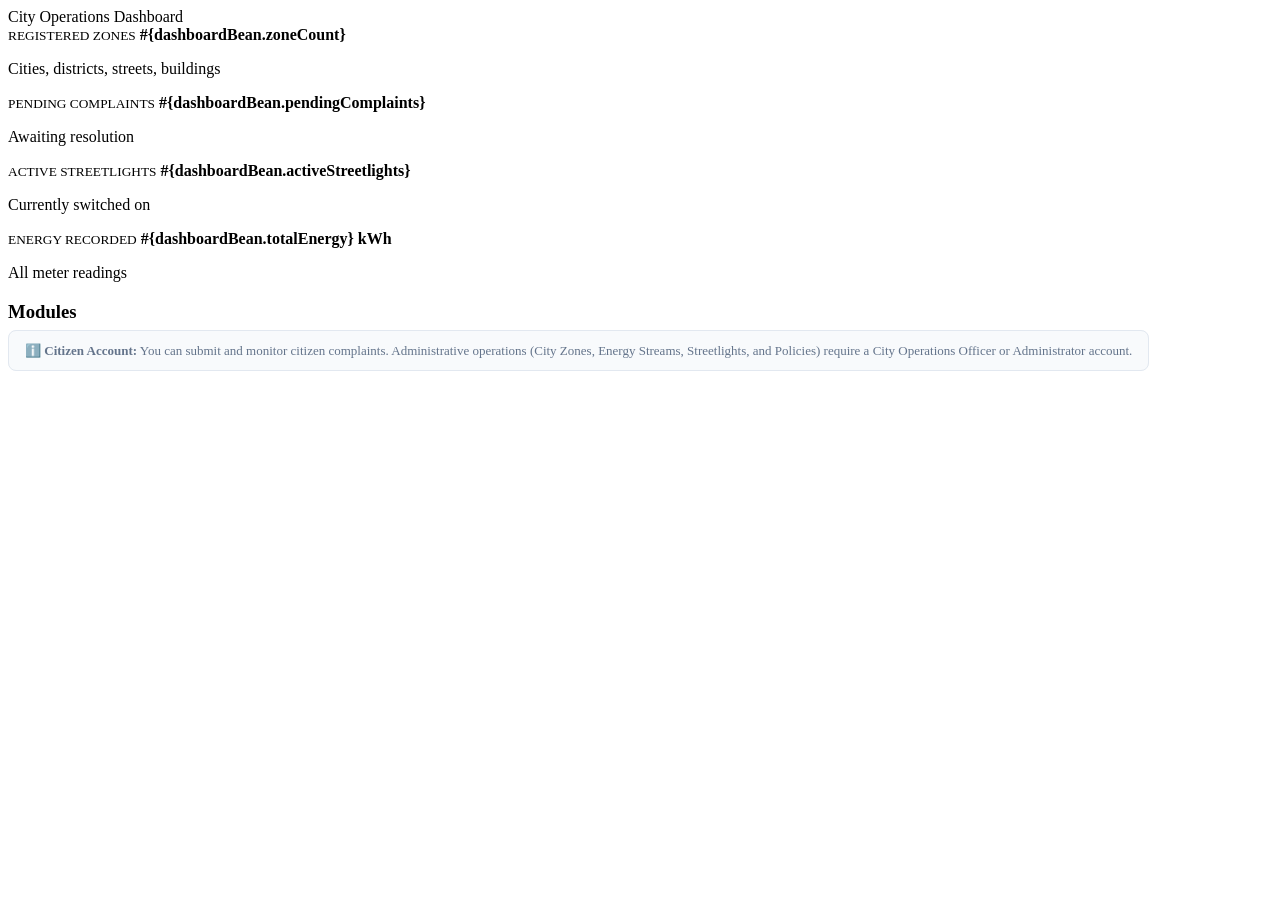
<file: smartcity-web/src/main/webapp/index.html>
<!DOCTYPE html>
<html>
<head>
    <meta charset="UTF-8"/>
    <meta http-equiv="refresh" content="0; url=dashboard.html"/>
    <title>SmartCity360</title>
</head>
<body>
    <p>Redirecting to <a href="dashboard.html">SmartCity360 Dashboard</a>...</p>
    <script>window.location.replace("dashboard.html");</script>
</body>
</html>
</file>
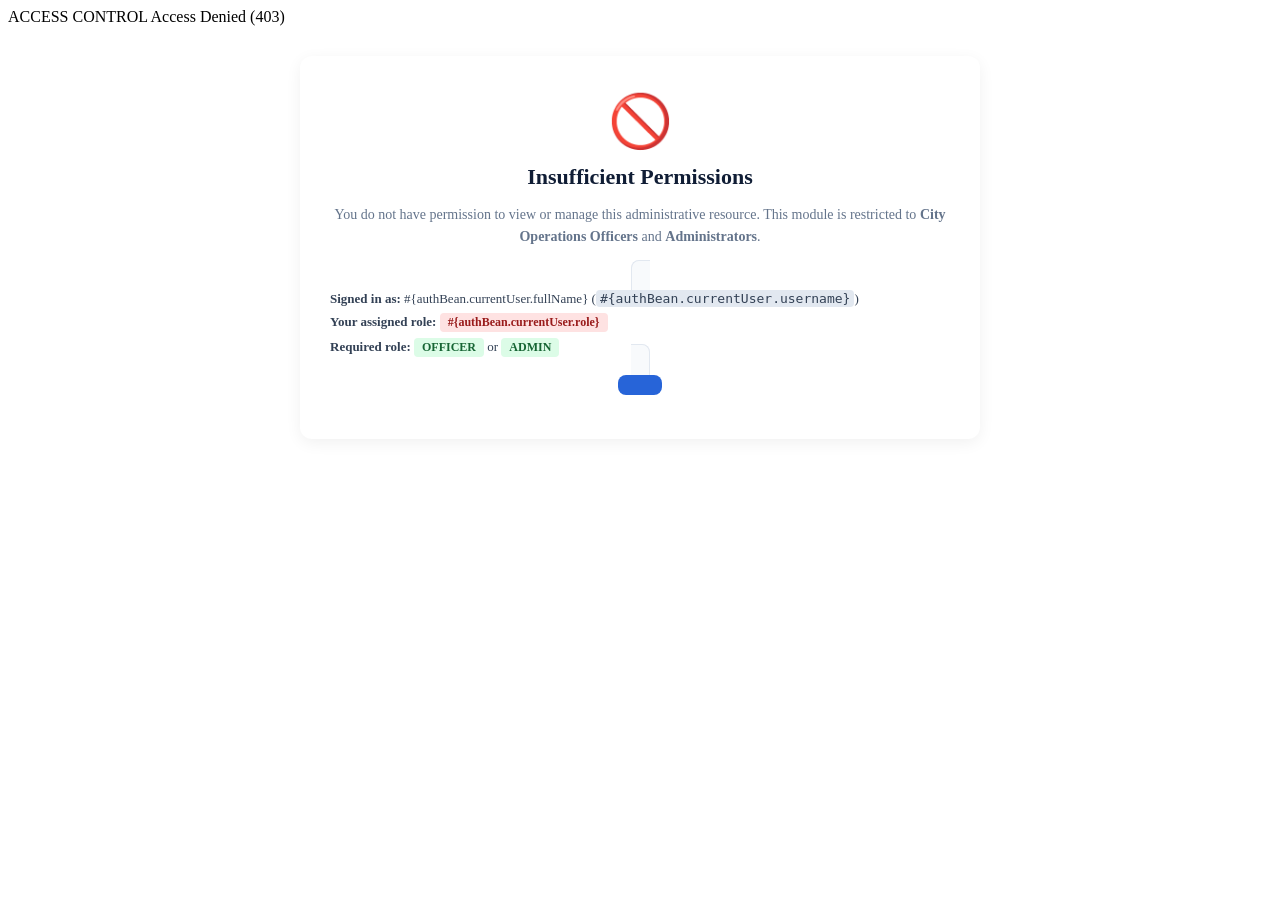
<file: smartcity-web/src/main/webapp/access-denied.html>
<!DOCTYPE html>
<html xmlns="http://www.w3.org/1999/xhtml"
      xmlns:h="jakarta.faces.html"
      xmlns:ui="jakarta.faces.facelets">
<ui:composition template="/WEB-INF/templates/layout.html">
    <ui:define name="eyebrow">ACCESS CONTROL</ui:define>
    <ui:define name="title">Access Denied (403)</ui:define>

    <ui:define name="content">
        <section class="panel" style="max-width: 620px; margin: 30px auto; text-align: center; padding: 40px 30px; background: #ffffff; border-radius: 12px; box-shadow: 0 4px 16px rgba(0,0,0,0.06);">
            <div style="font-size: 52px; line-height: 1; margin-bottom: 16px;">🚫</div>
            <h3 style="font-size: 22px; color: #101d35; margin-top: 0; margin-bottom: 10px;">Insufficient Permissions</h3>
            <p style="color: #64748b; font-size: 14px; line-height: 1.6; margin-bottom: 24px;">
                You do not have permission to view or manage this administrative resource.
                This module is restricted to <strong>City Operations Officers</strong> and <strong>Administrators</strong>.
            </p>

            <h:panelGroup rendered="#{authBean.loggedIn}" layout="block" style="background: #f8fafc; border: 1px solid #e2e8f0; border-radius: 8px; padding: 14px 18px; margin-bottom: 24px; text-align: left; font-size: 13px; color: #334155;">
                <div style="margin-bottom: 6px;">
                    <strong>Signed in as:</strong> #{authBean.currentUser.fullName} (<code style="background: #e2e8f0; padding: 1px 4px; border-radius: 4px;">#{authBean.currentUser.username}</code>)
                </div>
                <div style="margin-bottom: 6px;">
                    <strong>Your assigned role:</strong>
                    <span style="display: inline-block; padding: 2px 8px; background: #fee2e2; color: #991b1b; border-radius: 4px; font-weight: 600; font-size: 12px;">#{authBean.currentUser.role}</span>
                </div>
                <div>
                    <strong>Required role:</strong>
                    <span style="display: inline-block; padding: 2px 8px; background: #dcfce7; color: #166534; border-radius: 4px; font-weight: 600; font-size: 12px;">OFFICER</span> or
                    <span style="display: inline-block; padding: 2px 8px; background: #dcfce7; color: #166534; border-radius: 4px; font-weight: 600; font-size: 12px;">ADMIN</span>
                </div>
            </h:panelGroup>

            <div>
                <h:link outcome="dashboard" value="Return to Dashboard"
                        style="display: inline-block; padding: 10px 22px; background: #2764d8; color: #fff; text-decoration: none; border-radius: 8px; font-weight: 600; font-size: 14px;"/>
            </div>
        </section>
    </ui:define>
</ui:composition>
</html>
</file>
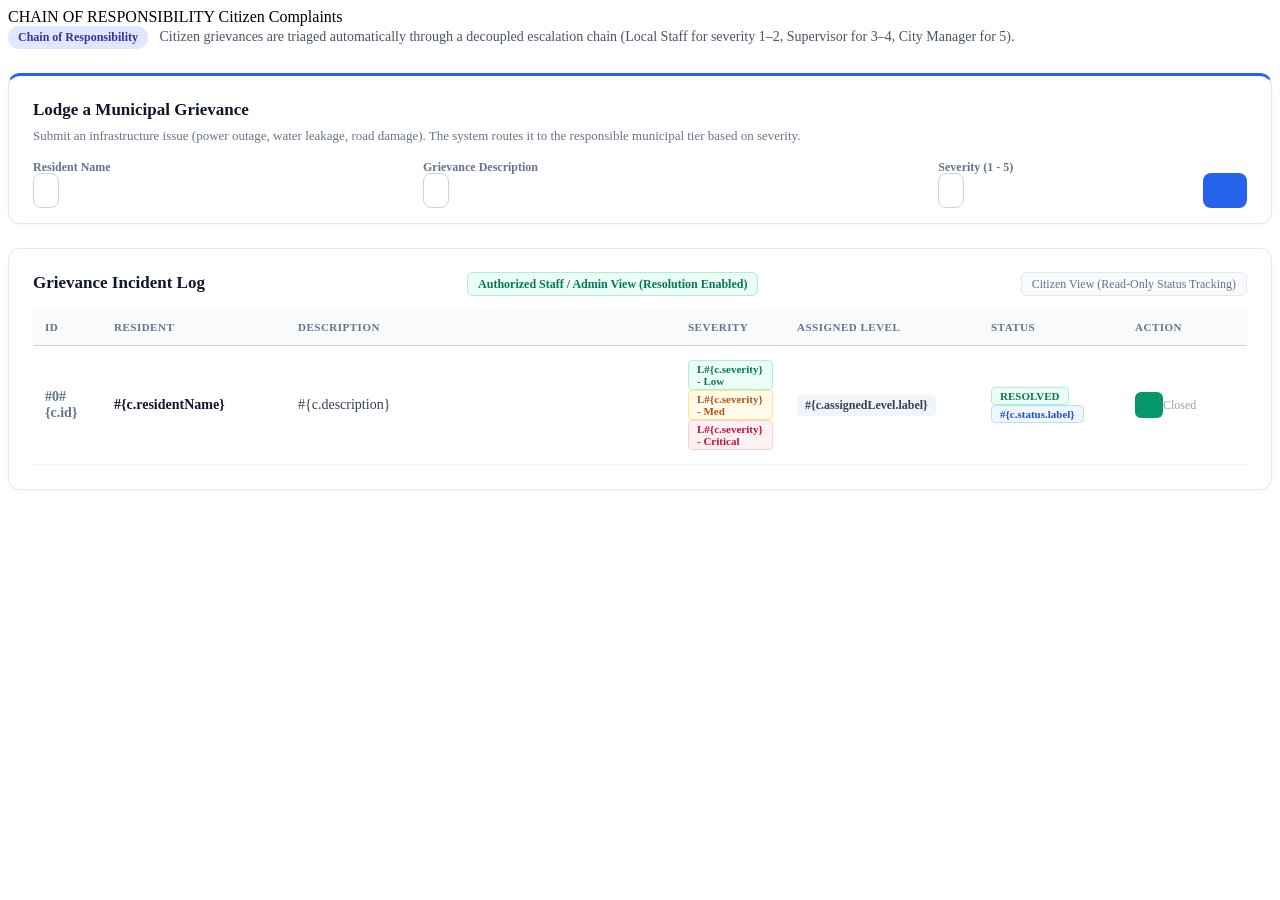
<file: smartcity-web/src/main/webapp/complaints.html>
<!DOCTYPE html>
<html xmlns="http://www.w3.org/1999/xhtml"
      xmlns:h="jakarta.faces.html"
      xmlns:f="jakarta.faces.core"
      xmlns:ui="jakarta.faces.facelets"
      xmlns:pt="jakarta.faces.passthrough">
<ui:composition template="/WEB-INF/templates/layout.html">
    <ui:define name="eyebrow">CHAIN OF RESPONSIBILITY</ui:define>
    <ui:define name="title">Citizen Complaints</ui:define>

    <ui:define name="content">
        <!-- Subtitle and Chain of Responsibility Description Banner -->
        <div style="margin-bottom: 24px; font-size: 14px; color: #475569; line-height: 1.6;">
            <span style="display: inline-block; background: #e0e7ff; color: #3730a3; padding: 2px 10px; border-radius: 12px; font-weight: 600; font-size: 12px; margin-right: 8px;">Chain of Responsibility</span>
            Citizen grievances are triaged automatically through a decoupled escalation chain (Local Staff for severity 1–2, Supervisor for 3–4, City Manager for 5).
        </div>

        <h:messages styleClass="messages" infoClass="messages info" errorClass="messages error" style="margin-bottom: 20px;"/>

        <!-- Top Panel: Lodge a New Grievance -->
        <section class="panel" style="background: #ffffff; border: 1px solid #e2e8f0; border-top: 3px solid #2563eb; border-radius: 12px; padding: 24px; box-shadow: 0 1px 3px rgba(0,0,0,0.04); margin-bottom: 24px; margin-top: 0;">
            <h3 style="margin-top: 0; margin-bottom: 8px; font-size: 17px; font-weight: 700; color: #0f172a;">Lodge a Municipal Grievance</h3>
            <p style="font-size: 13px; color: #64748b; margin-top: 0; margin-bottom: 16px;">
                Submit an infrastructure issue (power outage, water leakage, road damage). The system routes it to the responsible municipal tier based on severity.
            </p>
            <h:form style="display: flex; flex-direction: column; gap: 14px;">
                <div style="display: grid; grid-template-columns: 1.5fr 2fr 1fr auto; gap: 14px; align-items: flex-end;">
                    <div>
                        <label style="display: block; font-size: 12px; color: #64748b; margin-bottom: 6px; font-weight: 600;">Resident Name</label>
                        <h:inputText value="#{complaintBean.complaint.residentName}" pt:placeholder="A. Perera"
                                     style="width: 100%; padding: 9px 12px; border: 1px solid #cbd5e1; border-radius: 8px; font-size: 14px; box-sizing: border-box;"/>
                    </div>
                    <div>
                        <label style="display: block; font-size: 12px; color: #64748b; margin-bottom: 6px; font-weight: 600;">Grievance Description</label>
                        <h:inputText value="#{complaintBean.complaint.description}" pt:placeholder="Streetlight flickering near Galle Road bus stop"
                                     style="width: 100%; padding: 9px 12px; border: 1px solid #cbd5e1; border-radius: 8px; font-size: 14px; box-sizing: border-box;"/>
                    </div>
                    <div>
                        <label style="display: block; font-size: 12px; color: #64748b; margin-bottom: 6px; font-weight: 600;">Severity (1 - 5)</label>
                        <h:inputText value="#{complaintBean.complaint.severity}" pt:placeholder="1-5"
                                     style="width: 100%; padding: 9px 12px; border: 1px solid #cbd5e1; border-radius: 8px; font-size: 14px; box-sizing: border-box;"/>
                    </div>
                    <div>
                        <h:commandButton value="Submit Complaint" action="#{complaintBean.submit}"
                                         style="background: #2563eb; color: #ffffff; border: 0; padding: 10px 22px; border-radius: 8px; font-size: 14px; font-weight: 600; cursor: pointer; transition: background 0.15s ease; height: 38px;"/>
                    </div>
                </div>
            </h:form>
        </section>

        <!-- Complaints Table Panel -->
        <section class="panel" style="background: #ffffff; border: 1px solid #e2e8f0; border-radius: 12px; padding: 24px; box-shadow: 0 1px 3px rgba(0,0,0,0.04);">
            <div style="display: flex; justify-content: space-between; align-items: center; margin-bottom: 16px;">
                <h3 style="margin: 0; font-size: 17px; font-weight: 700; color: #0f172a;">Grievance Incident Log</h3>
                <h:panelGroup rendered="#{authBean.staffOrAdmin}">
                    <span style="font-size: 12px; color: #047857; background: #ecfdf5; border: 1px solid #a7f3d0; padding: 4px 10px; border-radius: 6px; font-weight: 600;">
                        Authorized Staff / Admin View (Resolution Enabled)
                    </span>
                </h:panelGroup>
                <h:panelGroup rendered="#{not authBean.staffOrAdmin}">
                    <span style="font-size: 12px; color: #64748b; background: #f8fafc; border: 1px solid #e2e8f0; padding: 4px 10px; border-radius: 6px; font-weight: 500;">
                        Citizen View (Read-Only Status Tracking)
                    </span>
                </h:panelGroup>
            </div>

            <h:form>
                <table style="width: 100%; border-collapse: collapse; font-size: 14px;">
                    <thead>
                        <tr style="border-bottom: 1px solid #cbd5e1; text-align: left; background: #f8fafc;">
                            <th style="padding: 12px; font-size: 11px; font-weight: 700; color: #64748b; letter-spacing: 0.5px; width: 45px;">ID</th>
                            <th style="padding: 12px; font-size: 11px; font-weight: 700; color: #64748b; letter-spacing: 0.5px; width: 160px;">RESIDENT</th>
                            <th style="padding: 12px; font-size: 11px; font-weight: 700; color: #64748b; letter-spacing: 0.5px;">DESCRIPTION</th>
                            <th style="padding: 12px; font-size: 11px; font-weight: 700; color: #64748b; letter-spacing: 0.5px; width: 85px;">SEVERITY</th>
                            <th style="padding: 12px; font-size: 11px; font-weight: 700; color: #64748b; letter-spacing: 0.5px; width: 170px;">ASSIGNED LEVEL</th>
                            <th style="padding: 12px; font-size: 11px; font-weight: 700; color: #64748b; letter-spacing: 0.5px; width: 120px;">STATUS</th>
                            <ui:fragment rendered="#{authBean.staffOrAdmin}">
                                <th style="padding: 12px; font-size: 11px; font-weight: 700; color: #64748b; letter-spacing: 0.5px; width: 100px;">ACTION</th>
                            </ui:fragment>
                        </tr>
                    </thead>
                    <tbody>
                        <ui:repeat value="#{complaintBean.complaints}" var="c">
                            <tr style="border-bottom: 1px solid #f1f5f9;">
                                <td style="padding: 14px 12px; color: #64748b; font-weight: 600;">#0#{c.id}</td>
                                <td style="padding: 14px 12px; font-weight: 600; color: #0f172a;">#{c.residentName}</td>
                                <td style="padding: 14px 12px; color: #334155; line-height: 1.4;">#{c.description}</td>
                                <td style="padding: 14px 12px;">
                                    <ui:fragment rendered="#{c.severity le 2}">
                                        <span style="display: inline-block; background: #ecfdf5; color: #047857; border: 1px solid #a7f3d0; padding: 2px 8px; border-radius: 4px; font-size: 11px; font-weight: 700;">L#{c.severity} - Low</span>
                                    </ui:fragment>
                                    <ui:fragment rendered="#{c.severity eq 3 or c.severity eq 4}">
                                        <span style="display: inline-block; background: #fffbeb; color: #b45309; border: 1px solid #fde68a; padding: 2px 8px; border-radius: 4px; font-size: 11px; font-weight: 700;">L#{c.severity} - Med</span>
                                    </ui:fragment>
                                    <ui:fragment rendered="#{c.severity ge 5}">
                                        <span style="display: inline-block; background: #fff1f2; color: #be123c; border: 1px solid #fecdd3; padding: 2px 8px; border-radius: 4px; font-size: 11px; font-weight: 700;">L#{c.severity} - Critical</span>
                                    </ui:fragment>
                                </td>
                                <td style="padding: 14px 12px;">
                                    <span style="display: inline-block; background: #f1f5f9; color: #334155; padding: 3px 8px; border-radius: 4px; font-size: 12px; font-weight: 600;">#{c.assignedLevel.label}</span>
                                </td>
                                <td style="padding: 14px 12px;">
                                    <ui:fragment rendered="#{c.status eq 'RESOLVED'}">
                                        <span style="display: inline-block; background: #ecfdf5; color: #047857; border: 1px solid #a7f3d0; padding: 2px 8px; border-radius: 4px; font-size: 11px; font-weight: 700;">RESOLVED</span>
                                    </ui:fragment>
                                    <ui:fragment rendered="#{c.status ne 'RESOLVED'}">
                                        <span style="display: inline-block; background: #eff6ff; color: #1d4ed8; border: 1px solid #bfdbfe; padding: 2px 8px; border-radius: 4px; font-size: 11px; font-weight: 700;">#{c.status.label}</span>
                                    </ui:fragment>
                                </td>
                                <ui:fragment rendered="#{authBean.staffOrAdmin}">
                                    <td style="padding: 14px 12px;">
                                        <ui:fragment rendered="#{c.status ne 'RESOLVED'}">
                                            <h:commandButton value="Resolve" action="#{complaintBean.resolve(c.id)}"
                                                             style="background: #059669; color: #ffffff; border: 0; padding: 6px 14px; border-radius: 6px; font-size: 12px; font-weight: 600; cursor: pointer; transition: background 0.15s ease;"/>
                                        </ui:fragment>
                                        <ui:fragment rendered="#{c.status eq 'RESOLVED'}">
                                            <span style="color: #94a3b8; font-size: 12px; font-weight: 500;">Closed</span>
                                        </ui:fragment>
                                    </td>
                                </ui:fragment>
                            </tr>
                        </ui:repeat>
                    </tbody>
                </table>
            </h:form>
        </section>
    </ui:define>
</ui:composition>
</html>
</file>
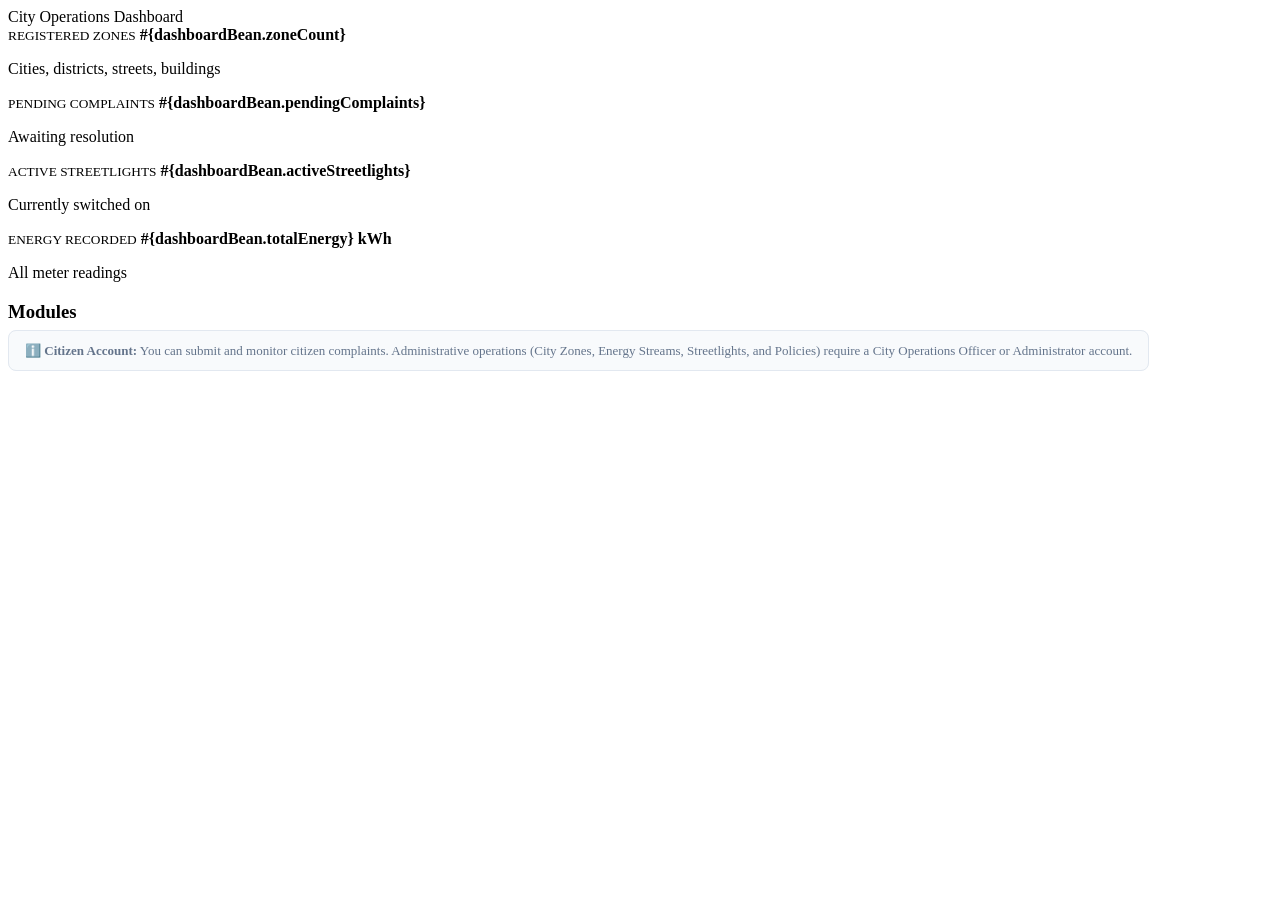
<file: smartcity-web/src/main/webapp/dashboard.html>
<!DOCTYPE html>
<html xmlns="http://www.w3.org/1999/xhtml"
      xmlns:h="jakarta.faces.html"
      xmlns:ui="jakarta.faces.facelets">
<ui:composition template="/WEB-INF/templates/layout.html">
    <ui:define name="title">City Operations Dashboard</ui:define>

    <ui:define name="content">
        <div class="cards">
            <section class="metric">
                <small>REGISTERED ZONES</small>
                <strong>#{dashboardBean.zoneCount}</strong>
                <p>Cities, districts, streets, buildings</p>
            </section>
            <section class="metric">
                <small>PENDING COMPLAINTS</small>
                <strong>#{dashboardBean.pendingComplaints}</strong>
                <p>Awaiting resolution</p>
            </section>
            <section class="metric">
                <small>ACTIVE STREETLIGHTS</small>
                <strong>#{dashboardBean.activeStreetlights}</strong>
                <p>Currently switched on</p>
            </section>
            <section class="metric">
                <small>ENERGY RECORDED</small>
                <strong>#{dashboardBean.totalEnergy} kWh</strong>
                <p>All meter readings</p>
            </section>
        </div>
        <section class="panel">
            <h3>Modules</h3>
            <div class="module-grid">
                <h:link outcome="complaints" value="Escalate complaints (Chain of Responsibility) →"/>
                <h:link outcome="zones" value="Manage the city hierarchy (Composite) →" rendered="#{authBean.staffOrAdmin}"/>
                <h:link outcome="energy" value="Protect energy streams (Decorator) →" rendered="#{authBean.staffOrAdmin}"/>
                <h:link outcome="streetlights" value="Manage streetlights (Flyweight) →" rendered="#{authBean.staffOrAdmin}"/>
                <h:link outcome="policies" value="Evaluate policies (Interpreter) →" rendered="#{authBean.staffOrAdmin}"/>
            </div>
            <h:panelGroup rendered="#{authBean.citizen}" layout="block" style="margin-top: 14px; font-size: 13px; color: #64748b; background: #f8fafc; border: 1px solid #e2e8f0; border-radius: 8px; padding: 12px 16px;">
                ℹ️ <strong>Citizen Account:</strong> You can submit and monitor citizen complaints. Administrative operations (City Zones, Energy Streams, Streetlights, and Policies) require a City Operations Officer or Administrator account.
            </h:panelGroup>
        </section>
    </ui:define>
</ui:composition>
</html>
</file>
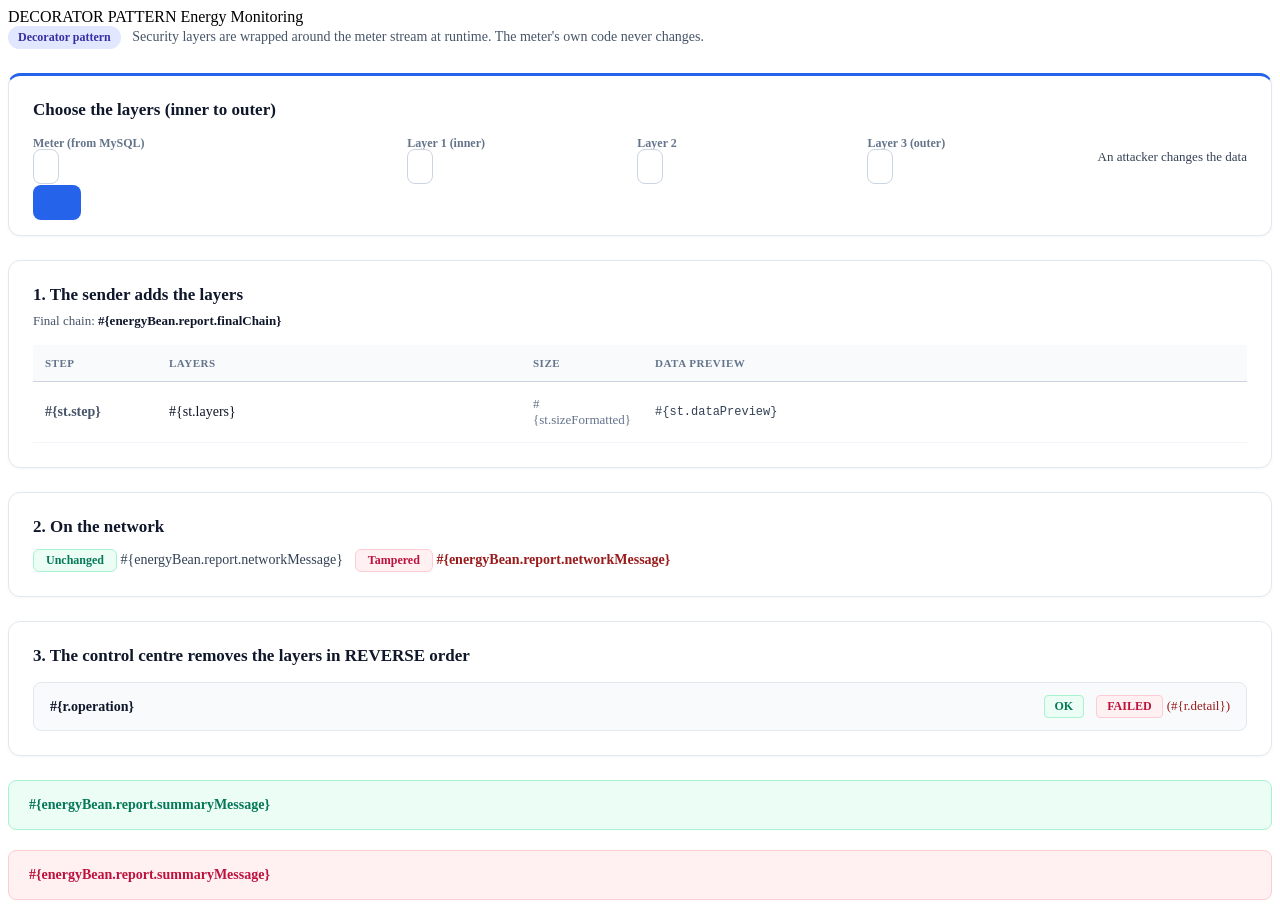
<file: smartcity-web/src/main/webapp/energy.html>
<!DOCTYPE html>
<html xmlns="http://www.w3.org/1999/xhtml"
      xmlns:h="jakarta.faces.html"
      xmlns:f="jakarta.faces.core"
      xmlns:ui="jakarta.faces.facelets"
      xmlns:pt="jakarta.faces.passthrough">
<ui:composition template="/WEB-INF/templates/layout.html">
    <ui:define name="eyebrow">DECORATOR PATTERN</ui:define>
    <ui:define name="title">Energy Monitoring</ui:define>

    <ui:define name="content">
        <!-- Subtitle and Decorator Pattern Description Banner -->
        <div style="margin-bottom: 24px; font-size: 14px; color: #475569; line-height: 1.6;">
            <span style="display: inline-block; background: #e0e7ff; color: #3730a3; padding: 2px 10px; border-radius: 12px; font-weight: 600; font-size: 12px; margin-right: 8px;">Decorator pattern</span>
            Security layers are wrapped around the meter stream at runtime. The meter's own code never changes.
        </div>

        <h:messages styleClass="messages" infoClass="messages info" errorClass="messages error" style="margin-bottom: 20px;"/>

        <!-- Top Panel: Choose the layers (inner to outer) -->
        <section class="panel" style="background: #ffffff; border: 1px solid #e2e8f0; border-top: 3px solid #2563eb; border-radius: 12px; padding: 24px; box-shadow: 0 1px 3px rgba(0,0,0,0.04); margin-bottom: 24px; margin-top: 0;">
            <h3 style="margin-top: 0; margin-bottom: 16px; font-size: 17px; font-weight: 700; color: #0f172a;">Choose the layers (inner to outer)</h3>
            <h:form style="display: flex; flex-direction: column; gap: 18px;">
                <div style="display: grid; grid-template-columns: 2fr 1.2fr 1.2fr 1.2fr auto; gap: 14px; align-items: flex-end;">
                    <div>
                        <label style="display: block; font-size: 12px; color: #64748b; margin-bottom: 6px; font-weight: 600;">Meter (from MySQL)</label>
                        <h:selectOneMenu value="#{energyBean.selectedMeterCode}"
                                         style="width: 100%; padding: 9px 12px; border: 1px solid #cbd5e1; border-radius: 8px; font-size: 14px; background: #fff; color: #1e293b; box-sizing: border-box;">
                            <f:selectItem itemValue="EM-1001" itemLabel="EM-1001 - Galle Road, Colombo 03"/>
                            <f:selectItem itemValue="EM-1002" itemLabel="EM-1002 - Dharmapala Mawatha, Colombo 03"/>
                            <f:selectItem itemValue="EM-1003" itemLabel="EM-1003 - Ward Place, Colombo 07"/>
                        </h:selectOneMenu>
                    </div>
                    <div>
                        <label style="display: block; font-size: 12px; color: #64748b; margin-bottom: 6px; font-weight: 600;">Layer 1 (inner)</label>
                        <h:selectOneMenu value="#{energyBean.layer1}"
                                         style="width: 100%; padding: 9px 12px; border: 1px solid #cbd5e1; border-radius: 8px; font-size: 14px; background: #fff; color: #1e293b; box-sizing: border-box;">
                            <f:selectItem itemValue="AUTHENTICATION" itemLabel="Authentication"/>
                            <f:selectItem itemValue="COMPRESSION" itemLabel="Compression"/>
                            <f:selectItem itemValue="ENCRYPTION" itemLabel="Encryption"/>
                            <f:selectItem itemValue="NONE" itemLabel="(None)"/>
                        </h:selectOneMenu>
                    </div>
                    <div>
                        <label style="display: block; font-size: 12px; color: #64748b; margin-bottom: 6px; font-weight: 600;">Layer 2</label>
                        <h:selectOneMenu value="#{energyBean.layer2}"
                                         style="width: 100%; padding: 9px 12px; border: 1px solid #cbd5e1; border-radius: 8px; font-size: 14px; background: #fff; color: #1e293b; box-sizing: border-box;">
                            <f:selectItem itemValue="COMPRESSION" itemLabel="Compression"/>
                            <f:selectItem itemValue="AUTHENTICATION" itemLabel="Authentication"/>
                            <f:selectItem itemValue="ENCRYPTION" itemLabel="Encryption"/>
                            <f:selectItem itemValue="NONE" itemLabel="(None)"/>
                        </h:selectOneMenu>
                    </div>
                    <div>
                        <label style="display: block; font-size: 12px; color: #64748b; margin-bottom: 6px; font-weight: 600;">Layer 3 (outer)</label>
                        <h:selectOneMenu value="#{energyBean.layer3}"
                                         style="width: 100%; padding: 9px 12px; border: 1px solid #cbd5e1; border-radius: 8px; font-size: 14px; background: #fff; color: #1e293b; box-sizing: border-box;">
                            <f:selectItem itemValue="ENCRYPTION" itemLabel="Encryption"/>
                            <f:selectItem itemValue="AUTHENTICATION" itemLabel="Authentication"/>
                            <f:selectItem itemValue="COMPRESSION" itemLabel="Compression"/>
                            <f:selectItem itemValue="NONE" itemLabel="(None)"/>
                        </h:selectOneMenu>
                    </div>
                    <div style="padding-bottom: 10px; display: flex; align-items: center; gap: 8px; white-space: nowrap;">
                        <h:selectBooleanCheckbox value="#{energyBean.attackerChangesData}" id="tamperCheck"/>
                        <label for="tamperCheck" style="font-size: 13px; color: #334155; font-weight: 500; cursor: pointer;">An attacker changes the data</label>
                    </div>
                </div>
                <div>
                    <h:commandButton value="Send the data" action="#{energyBean.sendData}"
                                     style="background: #2563eb; color: #ffffff; border: 0; padding: 10px 24px; border-radius: 8px; font-size: 14px; font-weight: 600; cursor: pointer; transition: background 0.15s ease;"/>
                </div>
            </h:form>
        </section>

        <!-- Pipeline Steps when Report is Available -->
        <h:panelGroup layout="block" rendered="#{energyBean.report != null}">
            <!-- 1. The sender adds the layers -->
            <section class="panel" style="background: #ffffff; border: 1px solid #e2e8f0; border-radius: 12px; padding: 24px; box-shadow: 0 1px 3px rgba(0,0,0,0.04); margin-bottom: 24px;">
                <h3 style="margin-top: 0; margin-bottom: 8px; font-size: 17px; font-weight: 700; color: #0f172a;">1. The sender adds the layers</h3>
                <div style="font-size: 13px; color: #475569; margin-bottom: 16px;">
                    Final chain: <strong style="color: #0f172a;">#{energyBean.report.finalChain}</strong>
                </div>
                <table style="width: 100%; border-collapse: collapse; font-size: 14px;">
                    <thead>
                        <tr style="border-bottom: 1px solid #cbd5e1; text-align: left; background: #f8fafc;">
                            <th style="padding: 12px; font-size: 11px; font-weight: 700; color: #64748b; letter-spacing: 0.5px; width: 100px;">STEP</th>
                            <th style="padding: 12px; font-size: 11px; font-weight: 700; color: #64748b; letter-spacing: 0.5px; width: 340px;">LAYERS</th>
                            <th style="padding: 12px; font-size: 11px; font-weight: 700; color: #64748b; letter-spacing: 0.5px; width: 90px;">SIZE</th>
                            <th style="padding: 12px; font-size: 11px; font-weight: 700; color: #64748b; letter-spacing: 0.5px;">DATA PREVIEW</th>
                        </tr>
                    </thead>
                    <tbody>
                        <ui:repeat value="#{energyBean.report.senderSteps}" var="st">
                            <tr style="border-bottom: 1px solid #f1f5f9;">
                                <td style="padding: 14px 12px; font-weight: 600; color: #475569;">#{st.step}</td>
                                <td style="padding: 14px 12px; font-weight: 500; color: #0f172a;">#{st.layers}</td>
                                <td style="padding: 14px 12px; color: #64748b; font-size: 13px;">#{st.sizeFormatted}</td>
                                <td style="padding: 14px 12px; font-family: monospace; font-size: 12px; color: #334155; word-break: break-all;">
                                    #{st.dataPreview}
                                </td>
                            </tr>
                        </ui:repeat>
                    </tbody>
                </table>
            </section>

            <!-- 2. On the network -->
            <section class="panel" style="background: #ffffff; border: 1px solid #e2e8f0; border-radius: 12px; padding: 24px; box-shadow: 0 1px 3px rgba(0,0,0,0.04); margin-bottom: 24px;">
                <h3 style="margin-top: 0; margin-bottom: 12px; font-size: 17px; font-weight: 700; color: #0f172a;">2. On the network</h3>
                <div style="display: flex; align-items: center; gap: 12px; font-size: 14px;">
                    <h:panelGroup rendered="#{not energyBean.report.tampered}">
                        <span style="display: inline-block; background: #ecfdf5; color: #047857; border: 1px solid #a7f3d0; padding: 3px 12px; border-radius: 6px; font-weight: 700; font-size: 12px;">Unchanged</span>
                        <span style="color: #334155;">#{energyBean.report.networkMessage}</span>
                    </h:panelGroup>
                    <h:panelGroup rendered="#{energyBean.report.tampered}">
                        <span style="display: inline-block; background: #fff1f2; color: #be123c; border: 1px solid #fecdd3; padding: 3px 12px; border-radius: 6px; font-weight: 700; font-size: 12px;">Tampered</span>
                        <span style="color: #991b1b; font-weight: 600;">#{energyBean.report.networkMessage}</span>
                    </h:panelGroup>
                </div>
            </section>

            <!-- 3. The control centre removes the layers in REVERSE order -->
            <section class="panel" style="background: #ffffff; border: 1px solid #e2e8f0; border-radius: 12px; padding: 24px; box-shadow: 0 1px 3px rgba(0,0,0,0.04); margin-bottom: 24px;">
                <h3 style="margin-top: 0; margin-bottom: 16px; font-size: 17px; font-weight: 700; color: #0f172a;">3. The control centre removes the layers in REVERSE order</h3>
                <div style="display: flex; flex-direction: column; gap: 12px;">
                    <ui:repeat value="#{energyBean.report.receiverSteps}" var="r">
                        <div style="display: flex; align-items: center; justify-content: space-between; padding: 12px 16px; background: #f8fafc; border: 1px solid #e2e8f0; border-radius: 8px;">
                            <div style="font-weight: 600; color: #0f172a; font-size: 14px;">#{r.operation}</div>
                            <div style="display: flex; align-items: center; gap: 12px;">
                                <h:panelGroup rendered="#{r.success}">
                                    <span style="display: inline-block; background: #ecfdf5; color: #047857; border: 1px solid #a7f3d0; padding: 3px 10px; border-radius: 4px; font-weight: 700; font-size: 12px;">OK</span>
                                </h:panelGroup>
                                <h:panelGroup rendered="#{not r.success}">
                                    <span style="display: inline-block; background: #fff1f2; color: #be123c; border: 1px solid #fecdd3; padding: 3px 10px; border-radius: 4px; font-weight: 700; font-size: 12px;">FAILED</span>
                                    <span style="color: #991b1b; font-size: 13px;">(#{r.detail})</span>
                                </h:panelGroup>
                            </div>
                        </div>
                    </ui:repeat>
                </div>
            </section>

            <!-- Final Outcome Summary Banner -->
            <h:panelGroup rendered="#{energyBean.report.allPassed}">
                <div style="background: #ecfdf5; border: 1px solid #a7f3d0; color: #047857; padding: 16px 20px; border-radius: 8px; font-size: 14px; font-weight: 600; margin-bottom: 20px;">
                    #{energyBean.report.summaryMessage}
                </div>
            </h:panelGroup>
            <h:panelGroup rendered="#{not energyBean.report.allPassed}">
                <div style="background: #fff1f2; border: 1px solid #fecdd3; color: #be123c; padding: 16px 20px; border-radius: 8px; font-size: 14px; font-weight: 600; margin-bottom: 20px;">
                    #{energyBean.report.summaryMessage}
                </div>
            </h:panelGroup>
        </h:panelGroup>
    </ui:define>
</ui:composition>
</html>
</file>
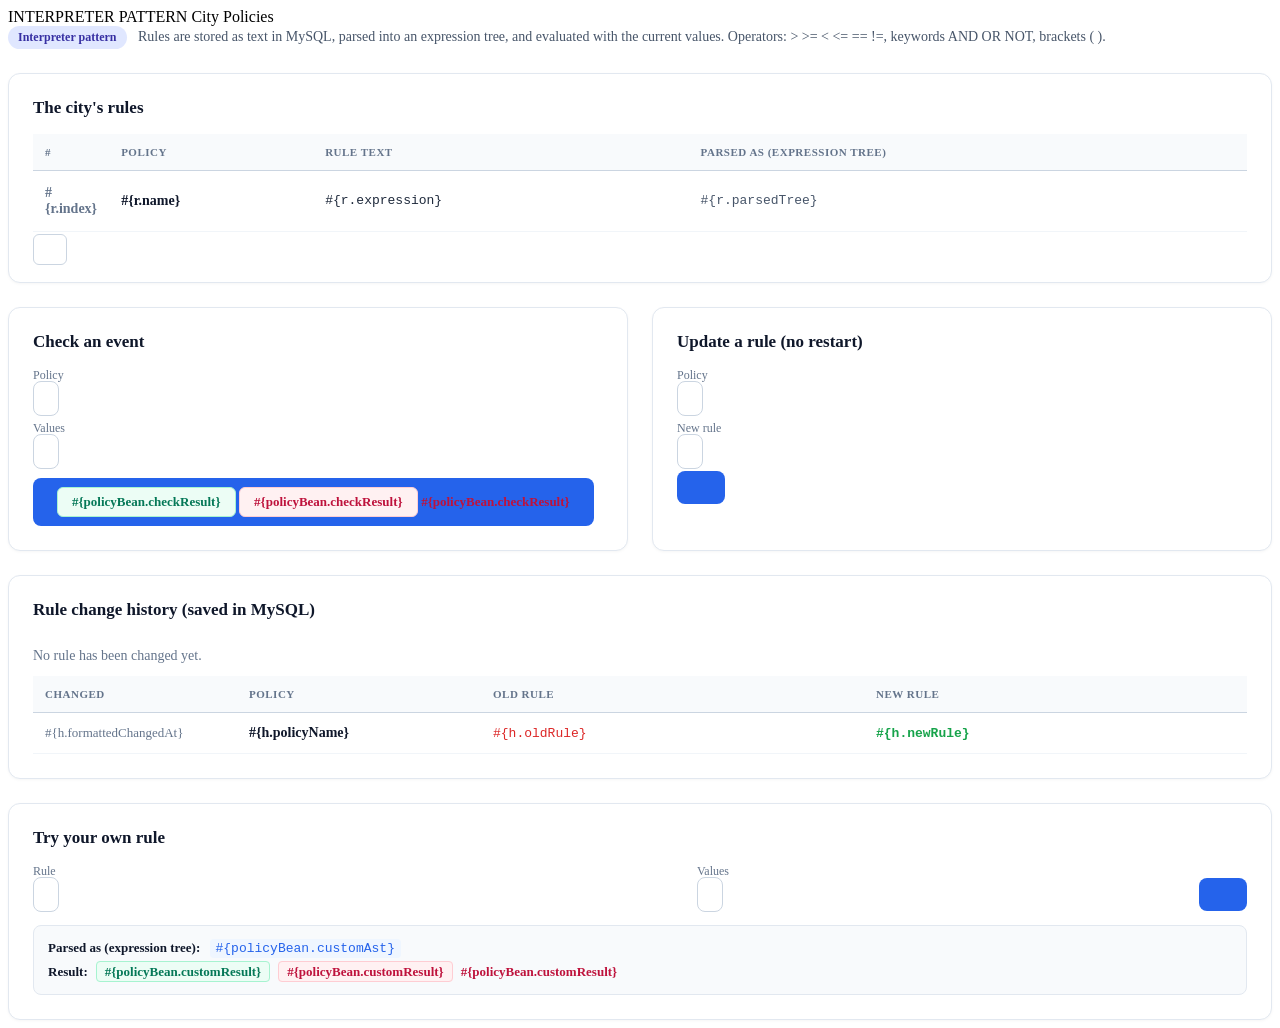
<file: smartcity-web/src/main/webapp/policies.html>
<!DOCTYPE html>
<html xmlns="http://www.w3.org/1999/xhtml"
      xmlns:h="jakarta.faces.html"
      xmlns:f="jakarta.faces.core"
      xmlns:ui="jakarta.faces.facelets"
      xmlns:pt="jakarta.faces.passthrough">
<ui:composition template="/WEB-INF/templates/layout.html">
    <ui:define name="eyebrow">INTERPRETER PATTERN</ui:define>
    <ui:define name="title">City Policies</ui:define>

    <ui:define name="content">
        <!-- Subtitle and Interpreter Pattern Description Banner -->
        <div style="margin-bottom: 24px; font-size: 14px; color: #475569; line-height: 1.6;">
            <span style="display: inline-block; background: #e0e7ff; color: #3730a3; padding: 2px 10px; border-radius: 12px; font-weight: 600; font-size: 12px; margin-right: 8px;">Interpreter pattern</span>
            Rules are stored as text in MySQL, parsed into an expression tree, and evaluated with the current values. Operators: &gt; &gt;= &lt; &lt;= == !=, keywords AND OR NOT, brackets ( ).
        </div>

        <h:messages styleClass="messages" infoClass="messages info" errorClass="messages error" style="margin-bottom: 20px;"/>

        <!-- Top Panel: The city's rules -->
        <section class="panel" style="background: #ffffff; border: 1px solid #e2e8f0; border-radius: 12px; padding: 24px; box-shadow: 0 1px 3px rgba(0,0,0,0.04); margin-bottom: 24px; margin-top: 0;">
            <h3 style="margin-top: 0; margin-bottom: 16px; font-size: 17px; font-weight: 700; color: #0f172a;">The city's rules</h3>
            <table style="width: 100%; border-collapse: collapse; font-size: 14px; margin-bottom: 8px;">
                <thead>
                    <tr style="border-bottom: 1px solid #cbd5e1; text-align: left; background: #f8fafc;">
                        <th style="padding: 12px; font-size: 11px; font-weight: 700; color: #64748b; letter-spacing: 0.5px; width: 45px;">#</th>
                        <th style="padding: 12px; font-size: 11px; font-weight: 700; color: #64748b; letter-spacing: 0.5px; width: 180px;">POLICY</th>
                        <th style="padding: 12px; font-size: 11px; font-weight: 700; color: #64748b; letter-spacing: 0.5px;">RULE TEXT</th>
                        <th style="padding: 12px; font-size: 11px; font-weight: 700; color: #64748b; letter-spacing: 0.5px;">PARSED AS (EXPRESSION TREE)</th>
                    </tr>
                </thead>
                <tbody>
                    <ui:repeat value="#{policyBean.policyRows}" var="r">
                        <tr style="border-bottom: 1px solid #f1f5f9;">
                            <td style="padding: 14px 12px; color: #64748b; font-weight: 600;">#{r.index}</td>
                            <td style="padding: 14px 12px; font-weight: 700; color: #0f172a;">#{r.name}</td>
                            <td style="padding: 14px 12px; font-family: monospace; font-size: 13px; color: #1e293b; line-height: 1.5;">#{r.expression}</td>
                            <td style="padding: 14px 12px; font-family: monospace; font-size: 13px; color: #475569; line-height: 1.5;">#{r.parsedTree}</td>
                        </tr>
                    </ui:repeat>
                </tbody>
            </table>
            <h:form style="margin-top: 14px;">
                <h:commandButton value="Reset the rules" action="#{policyBean.resetRules}"
                                 style="background: #ffffff; color: #2563eb; border: 1px solid #cbd5e1; padding: 7px 16px; border-radius: 6px; font-size: 13px; font-weight: 600; cursor: pointer; transition: all 0.15s ease;"/>
            </h:form>
        </section>

        <!-- Middle Two Action Cards Grid -->
        <div style="display: grid; grid-template-columns: 1fr 1fr; gap: 24px; margin-bottom: 24px;">
            <!-- Left Card: Check an event -->
            <section class="panel" style="background: #ffffff; border: 1px solid #e2e8f0; border-radius: 12px; padding: 24px; box-shadow: 0 1px 3px rgba(0,0,0,0.04); margin-top: 0;">
                <h3 style="margin-top: 0; margin-bottom: 16px; font-size: 17px; font-weight: 700; color: #0f172a;">Check an event</h3>
                <h:form style="display: flex; flex-direction: column; gap: 14px;">
                    <div>
                        <label style="display: block; font-size: 12px; color: #64748b; margin-bottom: 6px; font-weight: 500;">Policy</label>
                        <h:selectOneMenu value="#{policyBean.selectedCheckPolicyId}"
                                         style="width: 100%; padding: 9px 12px; border: 1px solid #cbd5e1; border-radius: 8px; font-size: 14px; background: #fff; color: #1e293b; box-sizing: border-box;">
                            <f:selectItems value="#{policyBean.policies}" var="p"
                                           itemValue="#{p.id}" itemLabel="#{p.name}"/>
                        </h:selectOneMenu>
                    </div>
                    <div>
                        <label style="display: block; font-size: 12px; color: #64748b; margin-bottom: 6px; font-weight: 500;">Values</label>
                        <h:inputText value="#{policyBean.checkValues}" pt:placeholder="hour=23, noise=65"
                                     style="width: 100%; padding: 9px 12px; border: 1px solid #cbd5e1; border-radius: 8px; font-size: 14px; box-sizing: border-box;"/>
                    </div>
                    <div style="display: flex; align-items: center; gap: 16px; margin-top: 4px;">
                        <h:commandButton value="Check" action="#{policyBean.checkEvent}"
                                         style="background: #2563eb; color: #ffffff; border: 0; padding: 9px 24px; border-radius: 8px; font-size: 14px; font-weight: 600; cursor: pointer; transition: background 0.15s ease;"/>
                        <h:panelGroup rendered="#{policyBean.checkResult != null}">
                            <h:panelGroup rendered="#{policyBean.checkMatched != null and policyBean.checkMatched}">
                                <span style="display: inline-block; background: #ecfdf5; color: #047857; border: 1px solid #a7f3d0; padding: 6px 14px; border-radius: 6px; font-size: 13px; font-weight: 700;">#{policyBean.checkResult}</span>
                            </h:panelGroup>
                            <h:panelGroup rendered="#{policyBean.checkMatched != null and not policyBean.checkMatched}">
                                <span style="display: inline-block; background: #fff1f2; color: #be123c; border: 1px solid #fecdd3; padding: 6px 14px; border-radius: 6px; font-size: 13px; font-weight: 700;">#{policyBean.checkResult}</span>
                            </h:panelGroup>
                            <h:panelGroup rendered="#{policyBean.checkMatched == null}">
                                <span style="color: #be123c; font-size: 13px; font-weight: 600;">#{policyBean.checkResult}</span>
                            </h:panelGroup>
                        </h:panelGroup>
                    </div>
                </h:form>
            </section>

            <!-- Right Card: Update a rule (no restart) -->
            <section class="panel" style="background: #ffffff; border: 1px solid #e2e8f0; border-radius: 12px; padding: 24px; box-shadow: 0 1px 3px rgba(0,0,0,0.04); margin-top: 0;">
                <h3 style="margin-top: 0; margin-bottom: 16px; font-size: 17px; font-weight: 700; color: #0f172a;">Update a rule (no restart)</h3>
                <h:form style="display: flex; flex-direction: column; gap: 14px;">
                    <div>
                        <label style="display: block; font-size: 12px; color: #64748b; margin-bottom: 6px; font-weight: 500;">Policy</label>
                        <h:selectOneMenu value="#{policyBean.selectedUpdatePolicyId}"
                                         style="width: 100%; padding: 9px 12px; border: 1px solid #cbd5e1; border-radius: 8px; font-size: 14px; background: #fff; color: #1e293b; box-sizing: border-box;">
                            <f:selectItems value="#{policyBean.policies}" var="p"
                                           itemValue="#{p.id}" itemLabel="#{p.name}"/>
                        </h:selectOneMenu>
                    </div>
                    <div>
                        <label style="display: block; font-size: 12px; color: #64748b; margin-bottom: 6px; font-weight: 500;">New rule</label>
                        <h:inputText value="#{policyBean.newRuleText}" pt:placeholder="(hour &gt;= 22 OR hour &lt; 6) AND noise &lt;= 50 OR (hour &gt;= 6 AND hour &lt; 22) AND noise &lt;= 70"
                                     style="width: 100%; padding: 9px 12px; border: 1px solid #cbd5e1; border-radius: 8px; font-size: 14px; box-sizing: border-box;"/>
                    </div>
                    <div style="margin-top: 4px;">
                        <h:commandButton value="Update" action="#{policyBean.updateRule}"
                                         style="background: #2563eb; color: #ffffff; border: 0; padding: 9px 24px; border-radius: 8px; font-size: 14px; font-weight: 600; cursor: pointer; transition: background 0.15s ease;"/>
                    </div>
                </h:form>
            </section>
        </div>

        <!-- Rule change history (saved in MySQL) -->
        <section class="panel" style="background: #ffffff; border: 1px solid #e2e8f0; border-radius: 12px; padding: 24px; box-shadow: 0 1px 3px rgba(0,0,0,0.04); margin-bottom: 24px;">
            <h3 style="margin-top: 0; margin-bottom: 16px; font-size: 17px; font-weight: 700; color: #0f172a;">Rule change history (saved in MySQL)</h3>
            <h:panelGroup rendered="#{empty policyBean.history}">
                <div style="padding: 12px 0; color: #64748b; font-size: 14px;">No rule has been changed yet.</div>
            </h:panelGroup>
            <h:panelGroup rendered="#{not empty policyBean.history}">
                <table style="width: 100%; border-collapse: collapse; font-size: 14px;">
                    <thead>
                        <tr style="border-bottom: 1px solid #cbd5e1; text-align: left; background: #f8fafc;">
                            <th style="padding: 12px; font-size: 11px; font-weight: 700; color: #64748b; letter-spacing: 0.5px; width: 180px;">CHANGED</th>
                            <th style="padding: 12px; font-size: 11px; font-weight: 700; color: #64748b; letter-spacing: 0.5px; width: 220px;">POLICY</th>
                            <th style="padding: 12px; font-size: 11px; font-weight: 700; color: #64748b; letter-spacing: 0.5px;">OLD RULE</th>
                            <th style="padding: 12px; font-size: 11px; font-weight: 700; color: #64748b; letter-spacing: 0.5px;">NEW RULE</th>
                        </tr>
                    </thead>
                    <tbody>
                        <ui:repeat value="#{policyBean.history}" var="h">
                            <tr style="border-bottom: 1px solid #f1f5f9;">
                                <td style="padding: 12px; color: #64748b; font-size: 13px;">#{h.formattedChangedAt}</td>
                                <td style="padding: 12px; font-weight: 600; color: #0f172a;">#{h.policyName}</td>
                                <td style="padding: 12px; font-family: monospace; font-size: 13px; color: #dc2626;">#{h.oldRule}</td>
                                <td style="padding: 12px; font-family: monospace; font-size: 13px; color: #16a34a; font-weight: 600;">#{h.newRule}</td>
                            </tr>
                        </ui:repeat>
                    </tbody>
                </table>
            </h:panelGroup>
        </section>

        <!-- Try your own rule -->
        <section class="panel" style="background: #ffffff; border: 1px solid #e2e8f0; border-radius: 12px; padding: 24px; box-shadow: 0 1px 3px rgba(0,0,0,0.04);">
            <h3 style="margin-top: 0; margin-bottom: 16px; font-size: 17px; font-weight: 700; color: #0f172a;">Try your own rule</h3>
            <h:form style="display: flex; flex-direction: column; gap: 14px;">
                <div style="display: grid; grid-template-columns: 2fr 1.5fr auto; gap: 16px; align-items: flex-end;">
                    <div>
                        <label style="display: block; font-size: 12px; color: #64748b; margin-bottom: 6px; font-weight: 500;">Rule</label>
                        <h:inputText value="#{policyBean.customRule}" pt:placeholder="noise &lt;= 70 AND hour &lt; 22"
                                     style="width: 100%; padding: 9px 12px; border: 1px solid #cbd5e1; border-radius: 8px; font-size: 14px; box-sizing: border-box;"/>
                    </div>
                    <div>
                        <label style="display: block; font-size: 12px; color: #64748b; margin-bottom: 6px; font-weight: 500;">Values</label>
                        <h:inputText value="#{policyBean.customValues}" pt:placeholder="noise=75, hour=10"
                                     style="width: 100%; padding: 9px 12px; border: 1px solid #cbd5e1; border-radius: 8px; font-size: 14px; box-sizing: border-box;"/>
                    </div>
                    <div>
                        <h:commandButton value="Evaluate" action="#{policyBean.evaluateCustom}"
                                         style="background: #2563eb; color: #ffffff; border: 0; padding: 9px 24px; border-radius: 8px; font-size: 14px; font-weight: 600; cursor: pointer; transition: background 0.15s ease; height: 38px;"/>
                    </div>
                </div>
                <h:panelGroup rendered="#{policyBean.customResult != null}">
                    <div style="background: #f8fafc; border: 1px solid #e2e8f0; border-radius: 8px; padding: 14px; margin-top: 8px; display: flex; flex-direction: column; gap: 8px; font-size: 13px;">
                        <div style="color: #475569;">
                            <strong style="color: #0f172a;">Parsed as (expression tree):</strong> 
                            <code style="font-family: monospace; color: #2563eb; background: #eff6ff; padding: 2px 6px; border-radius: 4px; margin-left: 6px;">#{policyBean.customAst}</code>
                        </div>
                        <div style="display: flex; align-items: center; gap: 8px;">
                            <span style="color: #0f172a; font-weight: 600;">Result:</span>
                            <h:panelGroup rendered="#{policyBean.customMatched != null and policyBean.customMatched}">
                                <span style="background: #ecfdf5; color: #047857; border: 1px solid #a7f3d0; padding: 2px 8px; border-radius: 4px; font-weight: 700;">#{policyBean.customResult}</span>
                            </h:panelGroup>
                            <h:panelGroup rendered="#{policyBean.customMatched != null and not policyBean.customMatched}">
                                <span style="background: #fff1f2; color: #be123c; border: 1px solid #fecdd3; padding: 2px 8px; border-radius: 4px; font-weight: 700;">#{policyBean.customResult}</span>
                            </h:panelGroup>
                            <h:panelGroup rendered="#{policyBean.customMatched == null}">
                                <span style="color: #be123c; font-weight: 600;">#{policyBean.customResult}</span>
                            </h:panelGroup>
                        </div>
                    </div>
                </h:panelGroup>
            </h:form>
        </section>
    </ui:define>
</ui:composition>
</html>
</file>
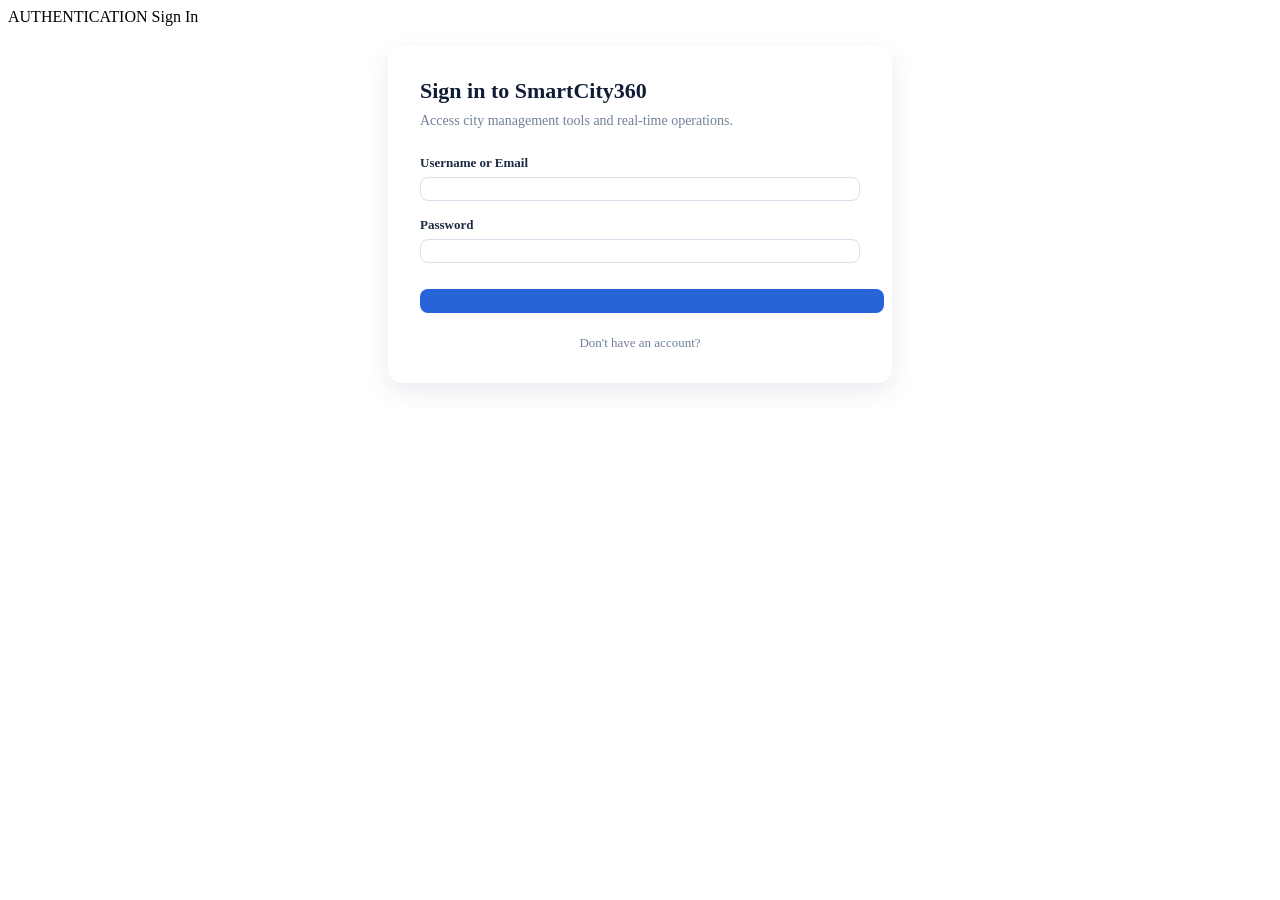
<file: smartcity-web/src/main/webapp/signin.html>
<!DOCTYPE html>
<html xmlns="http://www.w3.org/1999/xhtml"
      xmlns:h="jakarta.faces.html"
      xmlns:f="jakarta.faces.core"
      xmlns:ui="jakarta.faces.facelets"
      xmlns:pt="jakarta.faces.passthrough">
<ui:composition template="/WEB-INF/templates/layout.html">
    <f:metadata>
        <f:viewAction action="#{authBean.redirectIfLoggedIn}"/>
    </f:metadata>

    <ui:define name="eyebrow">AUTHENTICATION</ui:define>
    <ui:define name="title">Sign In</ui:define>

    <ui:define name="content">
        <div class="auth-wrapper" style="display: flex; justify-content: center; align-items: flex-start; padding: 20px 0;">
            <section class="panel auth-card" style="width: 100%; max-width: 440px; padding: 32px; background: #ffffff; border-radius: 14px; box-shadow: 0 8px 24px rgba(35, 59, 100, 0.1);">
                <h3 style="margin-top: 0; margin-bottom: 6px; font-size: 22px; color: #101d35;">Sign in to SmartCity360</h3>
                <p class="subtitle" style="margin-top: 0; margin-bottom: 24px; color: #718098; font-size: 14px; line-height: 1.5;">
                    Access city management tools and real-time operations.
                </p>

                <h:messages globalOnly="true" infoClass="messages info" errorClass="messages error" styleClass="messages" style="margin-bottom: 16px;"/>

                <h:form styleClass="auth-form" style="display: flex; flex-direction: column; gap: 16px;">
                    <div class="auth-field" style="display: flex; flex-direction: column; gap: 6px;">
                        <label style="font-size: 13px; font-weight: 600; color: #1d2b43;">Username or Email</label>
                        <h:inputText id="loginInput" value="#{authBean.login}" required="true"
                                     requiredMessage="Please enter your username or email"
                                     pt:placeholder="admin or your email"
                                     style="padding: 11px 13px; border: 1px solid #d9e1ed; border-radius: 8px; font-size: 14px; width: 100%; box-sizing: border-box;"/>
                    </div>

                    <div class="auth-field" style="display: flex; flex-direction: column; gap: 6px;">
                        <label style="font-size: 13px; font-weight: 600; color: #1d2b43;">Password</label>
                        <h:inputSecret id="passwordInput" value="#{authBean.password}" required="true"
                                       requiredMessage="Please enter your password"
                                       pt:placeholder="Enter password"
                                       style="padding: 11px 13px; border: 1px solid #d9e1ed; border-radius: 8px; font-size: 14px; width: 100%; box-sizing: border-box;"/>
                    </div>

                    <h:commandButton value="Sign In" action="#{authBean.signIn}" styleClass="auth-btn"
                                     style="padding: 12px; background: #2764d8; color: #fff; border: 0; border-radius: 8px; font-size: 15px; font-weight: 600; cursor: pointer; margin-top: 10px; width: 100%;"/>
                </h:form>

                <div class="auth-footer" style="margin-top: 22px; text-align: center; font-size: 13px; color: #718098;">
                    <span>Don't have an account? </span>
                    <h:link outcome="signup" value="Sign Up" style="color: #2764d8; font-weight: 600; text-decoration: none;"/>
                </div>
            </section>
        </div>
    </ui:define>
</ui:composition>
</html>
</file>
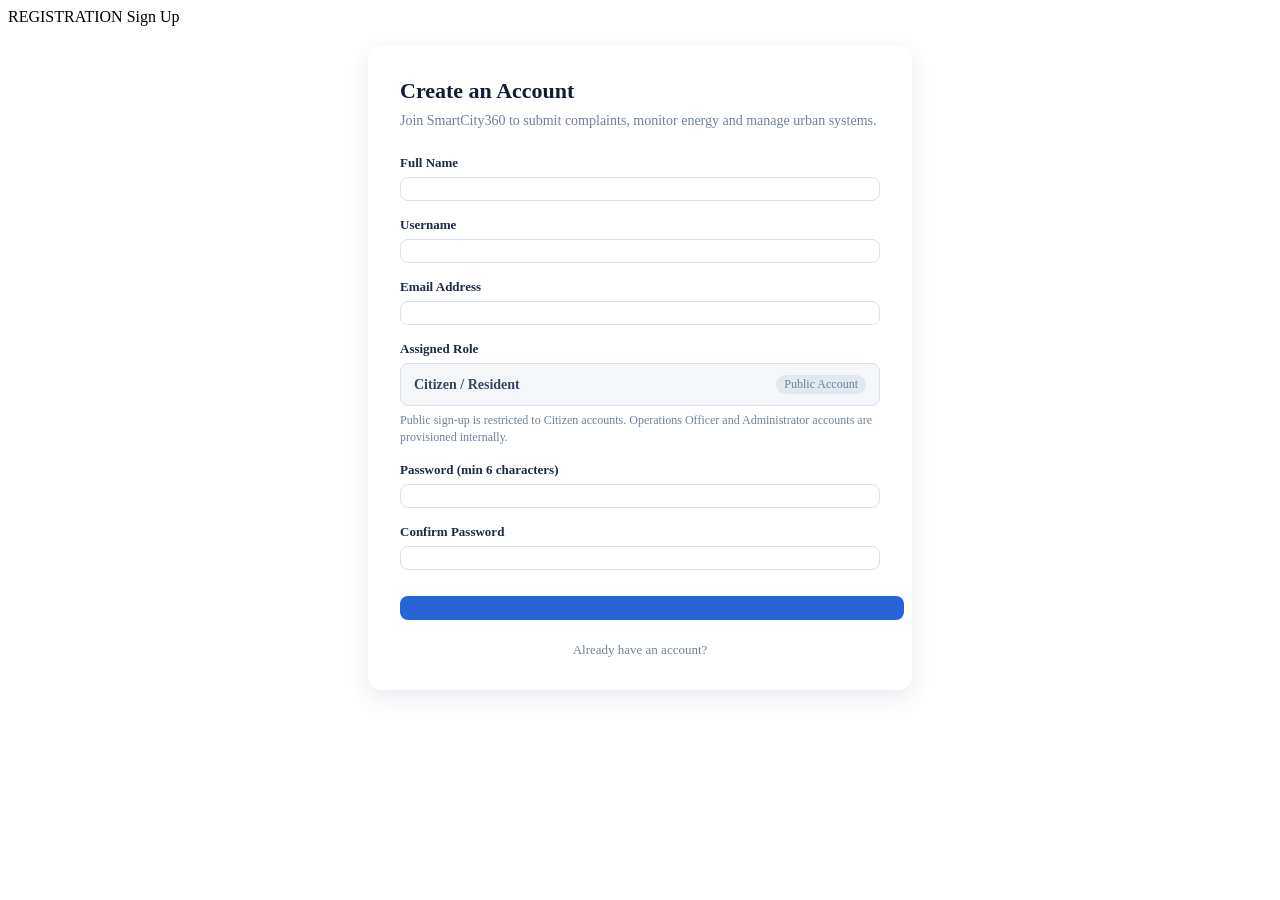
<file: smartcity-web/src/main/webapp/signup.html>
<!DOCTYPE html>
<html xmlns="http://www.w3.org/1999/xhtml"
      xmlns:h="jakarta.faces.html"
      xmlns:f="jakarta.faces.core"
      xmlns:ui="jakarta.faces.facelets"
      xmlns:pt="jakarta.faces.passthrough">
<ui:composition template="/WEB-INF/templates/layout.html">
    <f:metadata>
        <f:viewAction action="#{authBean.redirectIfLoggedIn}"/>
    </f:metadata>

    <ui:define name="eyebrow">REGISTRATION</ui:define>
    <ui:define name="title">Sign Up</ui:define>

    <ui:define name="content">
        <div class="auth-wrapper" style="display: flex; justify-content: center; align-items: flex-start; padding: 20px 0;">
            <section class="panel auth-card" style="width: 100%; max-width: 480px; padding: 32px; background: #ffffff; border-radius: 14px; box-shadow: 0 8px 24px rgba(35, 59, 100, 0.1);">
                <h3 style="margin-top: 0; margin-bottom: 6px; font-size: 22px; color: #101d35;">Create an Account</h3>
                <p class="subtitle" style="margin-top: 0; margin-bottom: 24px; color: #718098; font-size: 14px; line-height: 1.5;">
                    Join SmartCity360 to submit complaints, monitor energy and manage urban systems.
                </p>

                <h:messages globalOnly="true" infoClass="messages info" errorClass="messages error" styleClass="messages" style="margin-bottom: 16px;"/>

                <h:form styleClass="auth-form" style="display: flex; flex-direction: column; gap: 16px;">
                    <div class="auth-field" style="display: flex; flex-direction: column; gap: 6px;">
                        <label style="font-size: 13px; font-weight: 600; color: #1d2b43;">Full Name</label>
                        <h:inputText id="fullName" value="#{authBean.regFullName}" required="true"
                                     requiredMessage="Please enter your full name"
                                     pt:placeholder="e.g. Jane Doe"
                                     style="padding: 11px 13px; border: 1px solid #d9e1ed; border-radius: 8px; font-size: 14px; width: 100%; box-sizing: border-box;"/>
                    </div>

                    <div class="auth-field" style="display: flex; flex-direction: border-box; flex-direction: column; gap: 6px;">
                        <label style="font-size: 13px; font-weight: 600; color: #1d2b43;">Username</label>
                        <h:inputText id="username" value="#{authBean.regUsername}" required="true"
                                     requiredMessage="Please choose a username"
                                     pt:placeholder="e.g. janedoe"
                                     style="padding: 11px 13px; border: 1px solid #d9e1ed; border-radius: 8px; font-size: 14px; width: 100%; box-sizing: border-box;"/>
                    </div>

                    <div class="auth-field" style="display: flex; flex-direction: column; gap: 6px;">
                        <label style="font-size: 13px; font-weight: 600; color: #1d2b43;">Email Address</label>
                        <h:inputText id="email" value="#{authBean.regEmail}" required="true"
                                     requiredMessage="Please enter your email"
                                     pt:placeholder="e.g. jane@example.com"
                                     style="padding: 11px 13px; border: 1px solid #d9e1ed; border-radius: 8px; font-size: 14px; width: 100%; box-sizing: border-box;"/>
                    </div>

                    <div class="auth-field" style="display: flex; flex-direction: column; gap: 6px;">
                        <label style="font-size: 13px; font-weight: 600; color: #1d2b43;">Assigned Role</label>
                        <div style="padding: 11px 13px; background: #f4f6fa; border: 1px solid #d9e1ed; border-radius: 8px; font-size: 14px; color: #37475f; display: flex; align-items: center; justify-content: space-between;">
                            <span><strong>Citizen / Resident</strong></span>
                            <span style="font-size: 12px; color: #718098; background: #e2e8f0; padding: 2px 8px; border-radius: 12px;">Public Account</span>
                        </div>
                        <small style="font-size: 12px; color: #718098; line-height: 1.4;">
                            Public sign-up is restricted to Citizen accounts. Operations Officer and Administrator accounts are provisioned internally.
                        </small>
                    </div>

                    <div class="auth-field" style="display: flex; flex-direction: column; gap: 6px;">
                        <label style="font-size: 13px; font-weight: 600; color: #1d2b43;">Password (min 6 characters)</label>
                        <h:inputSecret id="regPass" value="#{authBean.regPassword}" required="true"
                                       requiredMessage="Please choose a password"
                                       pt:placeholder="••••••••"
                                       style="padding: 11px 13px; border: 1px solid #d9e1ed; border-radius: 8px; font-size: 14px; width: 100%; box-sizing: border-box;"/>
                    </div>

                    <div class="auth-field" style="display: flex; flex-direction: column; gap: 6px;">
                        <label style="font-size: 13px; font-weight: 600; color: #1d2b43;">Confirm Password</label>
                        <h:inputSecret id="confirmPass" value="#{authBean.regConfirmPassword}" required="true"
                                       requiredMessage="Please confirm your password"
                                       pt:placeholder="••••••••"
                                       style="padding: 11px 13px; border: 1px solid #d9e1ed; border-radius: 8px; font-size: 14px; width: 100%; box-sizing: border-box;"/>
                    </div>

                    <h:commandButton value="Create Account" action="#{authBean.signUp}" styleClass="auth-btn"
                                     style="padding: 12px; background: #2764d8; color: #fff; border: 0; border-radius: 8px; font-size: 15px; font-weight: 600; cursor: pointer; margin-top: 10px; width: 100%;"/>
                </h:form>

                <div class="auth-footer" style="margin-top: 22px; text-align: center; font-size: 13px; color: #718098;">
                    <span>Already have an account? </span>
                    <h:link outcome="signin" value="Sign In" style="color: #2764d8; font-weight: 600; text-decoration: none;"/>
                </div>
            </section>
        </div>
    </ui:define>
</ui:composition>
</html>
</file>
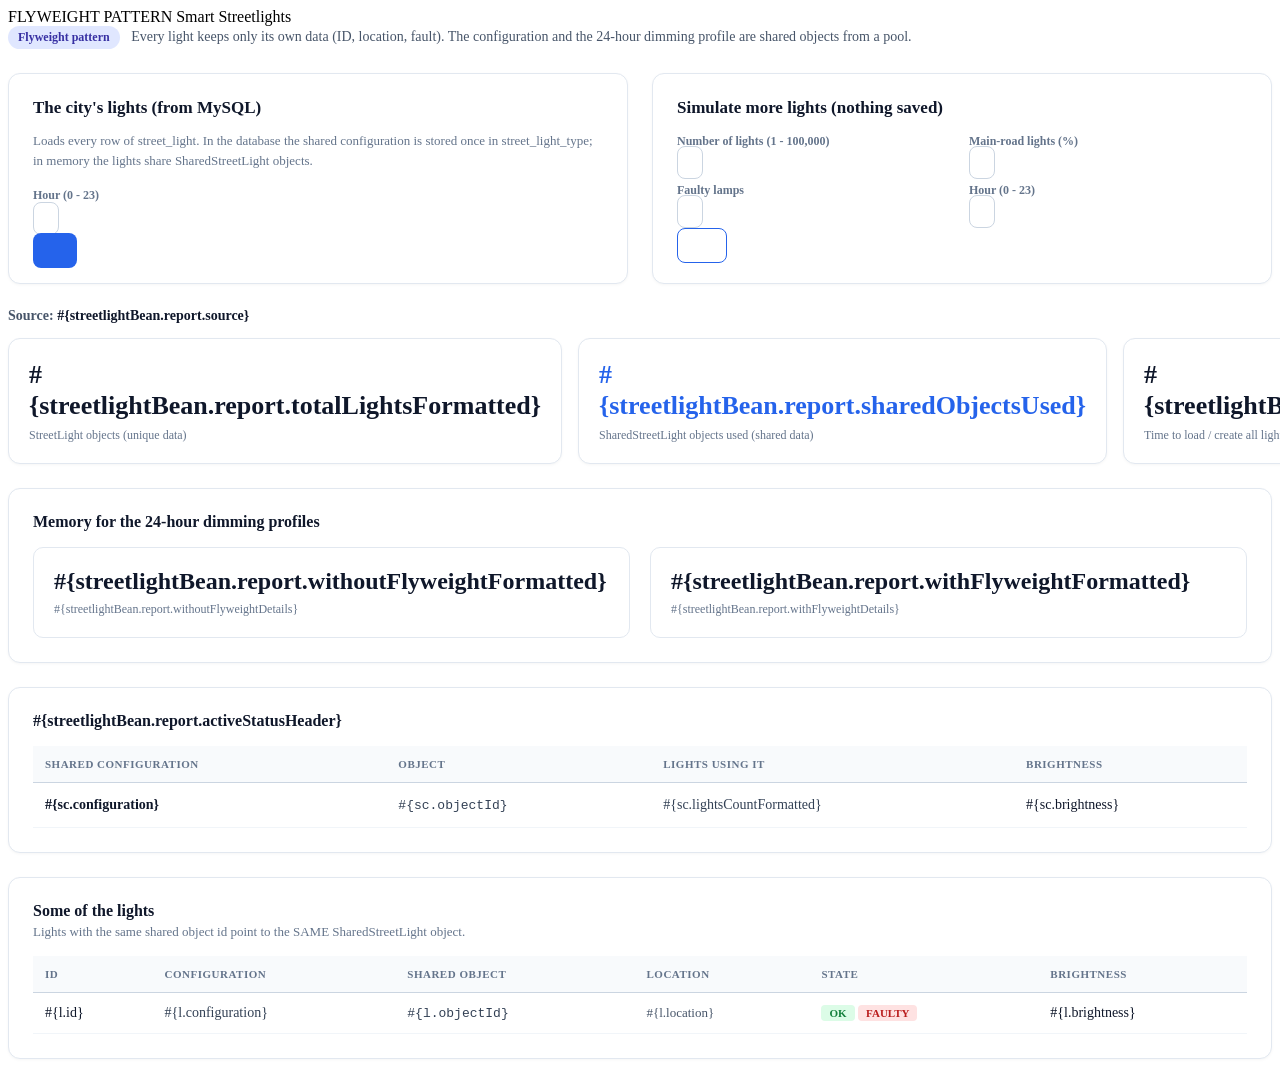
<file: smartcity-web/src/main/webapp/streetlights.html>
<!DOCTYPE html>
<html xmlns="http://www.w3.org/1999/xhtml"
      xmlns:h="jakarta.faces.html"
      xmlns:f="jakarta.faces.core"
      xmlns:ui="jakarta.faces.facelets"
      xmlns:pt="jakarta.faces.passthrough">
<ui:composition template="/WEB-INF/templates/layout.html">
    <ui:define name="eyebrow">FLYWEIGHT PATTERN</ui:define>
    <ui:define name="title">Smart Streetlights</ui:define>

    <ui:define name="content">
        <!-- Subtitle and Flyweight Pattern Description Banner -->
        <div style="margin-bottom: 24px; font-size: 14px; color: #475569; line-height: 1.6;">
            <span style="display: inline-block; background: #e0e7ff; color: #3730a3; padding: 2px 10px; border-radius: 12px; font-weight: 600; font-size: 12px; margin-right: 8px;">Flyweight pattern</span>
            Every light keeps only its own data (ID, location, fault). The configuration and the 24-hour dimming profile are shared objects from a pool.
        </div>

        <h:messages styleClass="messages" infoClass="messages info" errorClass="messages error" style="margin-bottom: 20px;"/>

        <!-- Top Two Control Panels -->
        <div style="display: grid; grid-template-columns: 1fr 1fr; gap: 24px; margin-bottom: 24px;">
            <!-- Left Panel: The city's lights (from MySQL) -->
            <section class="panel" style="background: #ffffff; border: 1px solid #e2e8f0; border-radius: 12px; padding: 24px; box-shadow: 0 1px 3px rgba(0,0,0,0.04); margin-top: 0;">
                <h3 style="margin-top: 0; margin-bottom: 8px; font-size: 17px; font-weight: 700; color: #0f172a;">The city's lights (from MySQL)</h3>
                <p style="font-size: 13px; color: #64748b; line-height: 1.5; margin-bottom: 18px;">
                    Loads every row of street_light. In the database the shared configuration is stored once in street_light_type; in memory the lights share SharedStreetLight objects.
                </p>
                <h:form style="display: flex; flex-direction: column; gap: 14px;">
                    <div>
                        <label style="display: block; font-size: 12px; color: #64748b; margin-bottom: 6px; font-weight: 600;">Hour (0 - 23)</label>
                        <h:inputText value="#{streetlightBean.hour}"
                                     style="width: 80px; padding: 8px 12px; border: 1px solid #cbd5e1; border-radius: 8px; font-size: 14px; font-weight: 600;"/>
                    </div>
                    <div>
                        <h:commandButton value="Load from MySQL" action="#{streetlightBean.loadFromMysql}"
                                         style="background: #2563eb; color: #ffffff; border: 0; padding: 10px 22px; border-radius: 8px; font-size: 14px; font-weight: 600; cursor: pointer; transition: background 0.15s ease;"/>
                    </div>
                </h:form>
            </section>

            <!-- Right Panel: Simulate more lights (nothing saved) -->
            <section class="panel" style="background: #ffffff; border: 1px solid #e2e8f0; border-radius: 12px; padding: 24px; box-shadow: 0 1px 3px rgba(0,0,0,0.04); margin-top: 0;">
                <h3 style="margin-top: 0; margin-bottom: 16px; font-size: 17px; font-weight: 700; color: #0f172a;">Simulate more lights (nothing saved)</h3>
                <h:form style="display: flex; flex-direction: column; gap: 12px;">
                    <div style="display: grid; grid-template-columns: 1fr 1fr; gap: 14px;">
                        <div>
                            <label style="display: block; font-size: 12px; color: #64748b; margin-bottom: 4px; font-weight: 600;">Number of lights (1 - 100,000)</label>
                            <h:inputText value="#{streetlightBean.simCount}"
                                         style="width: 100%; padding: 8px 12px; border: 1px solid #cbd5e1; border-radius: 8px; font-size: 14px; box-sizing: border-box;"/>
                        </div>
                        <div>
                            <label style="display: block; font-size: 12px; color: #64748b; margin-bottom: 4px; font-weight: 600;">Main-road lights (%)</label>
                            <h:inputText value="#{streetlightBean.simMainRoadPercent}"
                                         style="width: 100%; padding: 8px 12px; border: 1px solid #cbd5e1; border-radius: 8px; font-size: 14px; box-sizing: border-box;"/>
                        </div>
                    </div>
                    <div style="display: grid; grid-template-columns: 1fr 1fr; gap: 14px;">
                        <div>
                            <label style="display: block; font-size: 12px; color: #64748b; margin-bottom: 4px; font-weight: 600;">Faulty lamps</label>
                            <h:inputText value="#{streetlightBean.simFaultyCount}"
                                         style="width: 100%; padding: 8px 12px; border: 1px solid #cbd5e1; border-radius: 8px; font-size: 14px; box-sizing: border-box;"/>
                        </div>
                        <div>
                            <label style="display: block; font-size: 12px; color: #64748b; margin-bottom: 4px; font-weight: 600;">Hour (0 - 23)</label>
                            <h:inputText value="#{streetlightBean.simHour}"
                                         style="width: 100%; padding: 8px 12px; border: 1px solid #cbd5e1; border-radius: 8px; font-size: 14px; box-sizing: border-box;"/>
                        </div>
                    </div>
                    <div style="margin-top: 4px;">
                        <h:commandButton value="Simulate" action="#{streetlightBean.simulate}"
                                         style="background: #ffffff; color: #2563eb; border: 1px solid #2563eb; padding: 9px 24px; border-radius: 8px; font-size: 14px; font-weight: 600; cursor: pointer; transition: all 0.15s ease;"/>
                    </div>
                </h:form>
            </section>
        </div>

        <!-- Telemetry & Flyweight Metrics -->
        <h:panelGroup layout="block" rendered="#{streetlightBean.report != null}">
            <div style="font-size: 14px; color: #475569; font-weight: 600; margin-bottom: 14px;">
                Source: <span style="color: #0f172a;">#{streetlightBean.report.source}</span>
            </div>

            <!-- 4 KPI Metrics -->
            <div style="display: grid; grid-template-columns: repeat(4, 1fr); gap: 16px; margin-bottom: 24px;">
                <div style="background: #ffffff; border: 1px solid #e2e8f0; border-radius: 12px; padding: 20px; box-shadow: 0 1px 3px rgba(0,0,0,0.04);">
                    <div style="font-size: 26px; font-weight: 800; color: #0f172a; line-height: 1.2;">#{streetlightBean.report.totalLightsFormatted}</div>
                    <div style="font-size: 12px; color: #64748b; margin-top: 6px;">StreetLight objects (unique data)</div>
                </div>
                <div style="background: #ffffff; border: 1px solid #e2e8f0; border-radius: 12px; padding: 20px; box-shadow: 0 1px 3px rgba(0,0,0,0.04);">
                    <div style="font-size: 26px; font-weight: 800; color: #2563eb; line-height: 1.2;">#{streetlightBean.report.sharedObjectsUsed}</div>
                    <div style="font-size: 12px; color: #64748b; margin-top: 6px;">SharedStreetLight objects used (shared data)</div>
                </div>
                <div style="background: #ffffff; border: 1px solid #e2e8f0; border-radius: 12px; padding: 20px; box-shadow: 0 1px 3px rgba(0,0,0,0.04);">
                    <div style="font-size: 26px; font-weight: 800; color: #0f172a; line-height: 1.2;">#{streetlightBean.report.loadTimeMsFormatted}</div>
                    <div style="font-size: 12px; color: #64748b; margin-top: 6px;">Time to load / create all lights</div>
                </div>
                <div style="background: #ffffff; border: 1px solid #e2e8f0; border-radius: 12px; padding: 20px; box-shadow: 0 1px 3px rgba(0,0,0,0.04);">
                    <div style="font-size: 26px; font-weight: 800; color: #0f172a; line-height: 1.2;">#{streetlightBean.report.configsInPool}</div>
                    <div style="font-size: 12px; color: #64748b; margin-top: 6px;">Configurations in the pool</div>
                </div>
            </div>

            <!-- Memory Consumption Comparison Panel -->
            <section class="panel" style="background: #ffffff; border: 1px solid #e2e8f0; border-radius: 12px; padding: 24px; box-shadow: 0 1px 3px rgba(0,0,0,0.04); margin-bottom: 24px;">
                <h3 style="margin-top: 0; margin-bottom: 16px; font-size: 16px; font-weight: 700; color: #0f172a;">Memory for the 24-hour dimming profiles</h3>
                <div style="display: grid; grid-template-columns: 1fr 1fr; gap: 20px;">
                    <div style="background: #ffffff; border: 1px solid #e2e8f0; border-radius: 10px; padding: 20px;">
                        <div style="font-size: 24px; font-weight: 800; color: #0f172a; margin-bottom: 6px;">#{streetlightBean.report.withoutFlyweightFormatted}</div>
                        <div style="font-size: 12px; color: #64748b; line-height: 1.4;">#{streetlightBean.report.withoutFlyweightDetails}</div>
                    </div>
                    <div style="background: #ffffff; border: 1px solid #e2e8f0; border-radius: 10px; padding: 20px;">
                        <div style="font-size: 24px; font-weight: 800; color: #0f172a; margin-bottom: 6px;">#{streetlightBean.report.withFlyweightFormatted}</div>
                        <div style="font-size: 12px; color: #64748b; line-height: 1.4;">#{streetlightBean.report.withFlyweightDetails}</div>
                    </div>
                </div>
            </section>

            <!-- Active Operational Telemetry Panel -->
            <section class="panel" style="background: #ffffff; border: 1px solid #e2e8f0; border-radius: 12px; padding: 24px; box-shadow: 0 1px 3px rgba(0,0,0,0.04); margin-bottom: 24px;">
                <h3 style="margin-top: 0; margin-bottom: 16px; font-size: 16px; font-weight: 700; color: #0f172a;">#{streetlightBean.report.activeStatusHeader}</h3>
                <table style="width: 100%; border-collapse: collapse; font-size: 14px;">
                    <thead>
                        <tr style="border-bottom: 1px solid #cbd5e1; text-align: left; background: #f8fafc;">
                            <th style="padding: 12px; font-size: 11px; font-weight: 700; color: #64748b; letter-spacing: 0.5px;">SHARED CONFIGURATION</th>
                            <th style="padding: 12px; font-size: 11px; font-weight: 700; color: #64748b; letter-spacing: 0.5px;">OBJECT</th>
                            <th style="padding: 12px; font-size: 11px; font-weight: 700; color: #64748b; letter-spacing: 0.5px;">LIGHTS USING IT</th>
                            <th style="padding: 12px; font-size: 11px; font-weight: 700; color: #64748b; letter-spacing: 0.5px;">BRIGHTNESS</th>
                        </tr>
                    </thead>
                    <tbody>
                        <ui:repeat value="#{streetlightBean.report.sharedConfigs}" var="sc">
                            <tr style="border-bottom: 1px solid #f1f5f9;">
                                <td style="padding: 14px 12px; font-weight: 600; color: #0f172a;">#{sc.configuration}</td>
                                <td style="padding: 14px 12px;">
                                    <span style="color: #334155; font-family: monospace; font-size: 13px;">#{sc.objectId}</span>
                                </td>
                                <td style="padding: 14px 12px; color: #334155;">#{sc.lightsCountFormatted}</td>
                                <td style="padding: 14px 12px; font-weight: 500; color: #0f172a;">#{sc.brightness}</td>
                            </tr>
                        </ui:repeat>
                    </tbody>
                </table>
            </section>

            <!-- Sample Fixture Telemetry Inspection Table -->
            <section class="panel" style="background: #ffffff; border: 1px solid #e2e8f0; border-radius: 12px; padding: 24px; box-shadow: 0 1px 3px rgba(0,0,0,0.04);">
                <h3 style="margin-top: 0; margin-bottom: 4px; font-size: 16px; font-weight: 700; color: #0f172a;">Some of the lights</h3>
                <p style="font-size: 13px; color: #64748b; margin-top: 0; margin-bottom: 16px;">
                    Lights with the same shared object id point to the SAME SharedStreetLight object.
                </p>
                <table style="width: 100%; border-collapse: collapse; font-size: 14px;">
                    <thead>
                        <tr style="border-bottom: 1px solid #cbd5e1; text-align: left; background: #f8fafc;">
                            <th style="padding: 12px; font-size: 11px; font-weight: 700; color: #64748b; letter-spacing: 0.5px;">ID</th>
                            <th style="padding: 12px; font-size: 11px; font-weight: 700; color: #64748b; letter-spacing: 0.5px;">CONFIGURATION</th>
                            <th style="padding: 12px; font-size: 11px; font-weight: 700; color: #64748b; letter-spacing: 0.5px;">SHARED OBJECT</th>
                            <th style="padding: 12px; font-size: 11px; font-weight: 700; color: #64748b; letter-spacing: 0.5px;">LOCATION</th>
                            <th style="padding: 12px; font-size: 11px; font-weight: 700; color: #64748b; letter-spacing: 0.5px;">STATE</th>
                            <th style="padding: 12px; font-size: 11px; font-weight: 700; color: #64748b; letter-spacing: 0.5px;">BRIGHTNESS</th>
                        </tr>
                    </thead>
                    <tbody>
                        <ui:repeat value="#{streetlightBean.report.sampleLights}" var="l">
                            <tr style="border-bottom: 1px solid #f1f5f9;">
                                <td style="padding: 12px; font-weight: 500; color: #0f172a;">#{l.id}</td>
                                <td style="padding: 12px; color: #334155;">#{l.configuration}</td>
                                <td style="padding: 12px;">
                                    <span style="color: #334155; font-family: monospace; font-size: 13px;">#{l.objectId}</span>
                                </td>
                                <td style="padding: 12px; color: #475569; font-size: 13px;">#{l.location}</td>
                                <td style="padding: 12px;">
                                    <h:panelGroup rendered="#{l.state == 'OK'}">
                                        <span style="display: inline-block; background: #dcfce7; color: #15803d; padding: 2px 8px; border-radius: 4px; font-size: 11px; font-weight: 700;">OK</span>
                                    </h:panelGroup>
                                    <h:panelGroup rendered="#{l.state == 'FAULTY'}">
                                        <span style="display: inline-block; background: #fee2e2; color: #b91c1c; padding: 2px 8px; border-radius: 4px; font-size: 11px; font-weight: 700;">FAULTY</span>
                                    </h:panelGroup>
                                </td>
                                <td style="padding: 12px; font-weight: 500; color: #0f172a;">#{l.brightness}</td>
                            </tr>
                        </ui:repeat>
                    </tbody>
                </table>
            </section>
        </h:panelGroup>
    </ui:define>
</ui:composition>
</html>
</file>
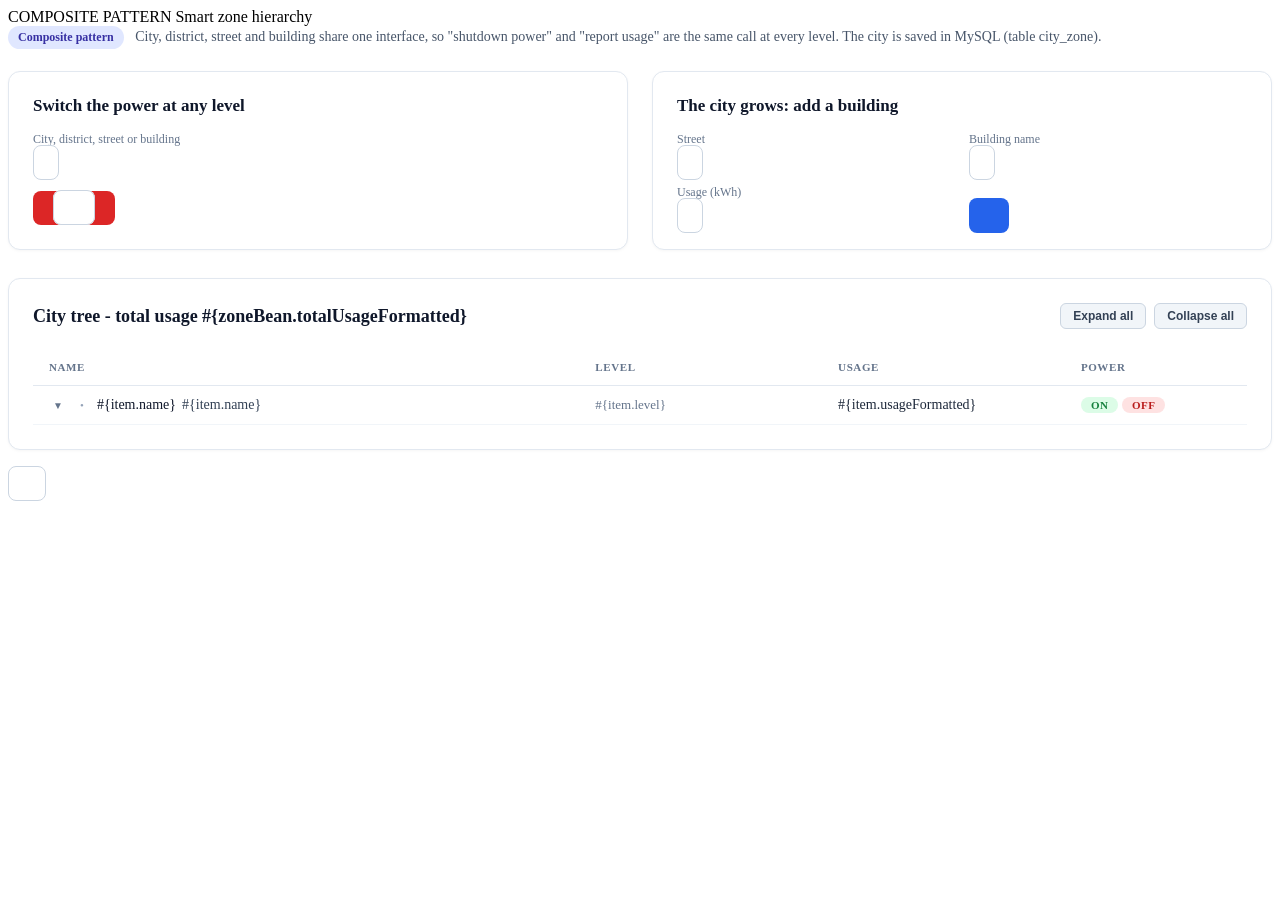
<file: smartcity-web/src/main/webapp/zones.html>
<!DOCTYPE html>
<html xmlns="http://www.w3.org/1999/xhtml"
      xmlns:h="jakarta.faces.html"
      xmlns:f="jakarta.faces.core"
      xmlns:ui="jakarta.faces.facelets"
      xmlns:pt="jakarta.faces.passthrough">
<ui:composition template="/WEB-INF/templates/layout.html">
    <ui:define name="eyebrow">COMPOSITE PATTERN</ui:define>
    <ui:define name="title">Smart zone hierarchy</ui:define>

    <ui:define name="content">
        <style>
            .tree-node-row {
                border-bottom: 1px solid #f1f5f9;
                transition: background-color 0.15s ease;
            }
            .tree-node-row:hover {
                background-color: #f8fafc;
            }
            .tree-toggle-btn {
                background: transparent;
                border: 0;
                padding: 2px 4px;
                cursor: pointer;
                display: inline-flex;
                align-items: center;
                justify-content: center;
                border-radius: 4px;
                outline: none;
            }
            .tree-toggle-btn:hover {
                background: #e2e8f0;
            }
            .tree-chevron {
                display: inline-block;
                font-size: 10px;
                color: #64748b;
                transition: transform 0.2s ease;
                transform: rotate(0deg);
                line-height: 1;
            }
            .tree-chevron.collapsed {
                transform: rotate(-90deg);
            }
            .tree-parent-title {
                cursor: pointer;
                user-select: none;
            }
            .tree-parent-title:hover {
                color: #2563eb !important;
            }
        </style>

        <!-- Subtitle and Composite pattern description banner -->
        <div style="margin-bottom: 22px; font-size: 14px; color: #475569; line-height: 1.6;">
            <span style="display: inline-block; background: #e0e7ff; color: #3730a3; padding: 2px 10px; border-radius: 12px; font-weight: 600; font-size: 12px; margin-right: 8px;">Composite pattern</span>
            City, district, street and building share one interface, so "shutdown power" and "report usage" are the same call at every level. The city is saved in MySQL (table city_zone).
        </div>

        <h:messages styleClass="messages" infoClass="messages info" errorClass="messages error" style="margin-bottom: 20px;"/>

        <!-- Top Two Action Panels Grid -->
        <div style="display: grid; grid-template-columns: 1fr 1fr; gap: 24px; margin-bottom: 28px;">
            <!-- Left Panel: Switch the power at any level -->
            <section class="panel" style="background: #ffffff; border: 1px solid #e2e8f0; border-radius: 12px; padding: 24px; box-shadow: 0 1px 3px rgba(0,0,0,0.04);">
                <h3 style="margin-top: 0; margin-bottom: 16px; font-size: 17px; font-weight: 700; color: #0f172a;">Switch the power at any level</h3>
                <h:form style="display: flex; flex-direction: column; gap: 16px;">
                    <div>
                        <label style="display: block; font-size: 12px; color: #64748b; margin-bottom: 6px; font-weight: 500;">City, district, street or building</label>
                        <h:selectOneMenu value="#{zoneBean.targetZoneId}"
                                         style="width: 100%; padding: 9px 12px; border: 1px solid #cbd5e1; border-radius: 8px; font-size: 14px; background: #fff; color: #1e293b; box-sizing: border-box;">
                            <f:selectItems value="#{zoneBean.switchableZones}" var="z"
                                           itemValue="#{z.id}" itemLabel="#{z.name}"/>
                        </h:selectOneMenu>
                    </div>
                    <div style="display: flex; gap: 12px; align-items: center; margin-top: 4px;">
                        <h:commandButton value="Shutdown power" action="#{zoneBean.shutdownPower}"
                                         style="background: #dc2626; color: #ffffff; border: 0; padding: 9px 20px; border-radius: 8px; font-size: 14px; font-weight: 600; cursor: pointer; transition: background 0.15s ease;"/>
                        <h:commandButton value="Restore power" action="#{zoneBean.restorePower}"
                                         style="background: #ffffff; color: #2563eb; border: 1px solid #cbd5e1; padding: 9px 20px; border-radius: 8px; font-size: 14px; font-weight: 600; cursor: pointer; transition: all 0.15s ease;"/>
                    </div>
                </h:form>
            </section>

            <!-- Right Panel: The city grows: add a building -->
            <section class="panel" style="background: #ffffff; border: 1px solid #e2e8f0; border-radius: 12px; padding: 24px; box-shadow: 0 1px 3px rgba(0,0,0,0.04);">
                <h3 style="margin-top: 0; margin-bottom: 16px; font-size: 17px; font-weight: 700; color: #0f172a;">The city grows: add a building</h3>
                <h:form style="display: flex; flex-direction: column; gap: 14px;">
                    <div style="display: grid; grid-template-columns: 1fr 1fr; gap: 14px;">
                        <div>
                            <label style="display: block; font-size: 12px; color: #64748b; margin-bottom: 6px; font-weight: 500;">Street</label>
                            <h:selectOneMenu value="#{zoneBean.selectedStreetId}"
                                             style="width: 100%; padding: 9px 12px; border: 1px solid #cbd5e1; border-radius: 8px; font-size: 14px; background: #fff; color: #1e293b; box-sizing: border-box;">
                                <f:selectItems value="#{zoneBean.streets}" var="s"
                                               itemValue="#{s.id}" itemLabel="#{s.name}"/>
                            </h:selectOneMenu>
                        </div>
                        <div>
                            <label style="display: block; font-size: 12px; color: #64748b; margin-bottom: 6px; font-weight: 500;">Building name</label>
                            <h:inputText value="#{zoneBean.newBuildingName}" pt:placeholder="EV Charging Station"
                                         style="width: 100%; padding: 9px 12px; border: 1px solid #cbd5e1; border-radius: 8px; font-size: 14px; box-sizing: border-box; color: #1e293b;"/>
                        </div>
                    </div>
                    <div style="display: grid; grid-template-columns: 1fr 1fr; gap: 14px; align-items: flex-end;">
                        <div>
                            <label style="display: block; font-size: 12px; color: #64748b; margin-bottom: 6px; font-weight: 500;">Usage (kWh)</label>
                            <h:inputText value="#{zoneBean.newBuildingUsage}" pt:placeholder="75"
                                         style="width: 100%; padding: 9px 12px; border: 1px solid #cbd5e1; border-radius: 8px; font-size: 14px; box-sizing: border-box; color: #1e293b;"/>
                        </div>
                        <div>
                            <h:commandButton value="Add building" action="#{zoneBean.addBuilding}"
                                             style="width: 100%; background: #2563eb; color: #ffffff; border: 0; padding: 10px 20px; border-radius: 8px; font-size: 14px; font-weight: 600; cursor: pointer; transition: background 0.15s ease;"/>
                        </div>
                    </div>
                </h:form>
            </section>
        </div>

        <!-- City Tree Hierarchical Table with Expand/Collapse -->
        <section class="panel" style="background: #ffffff; border: 1px solid #e2e8f0; border-radius: 12px; padding: 24px; box-shadow: 0 1px 3px rgba(0,0,0,0.04); margin-bottom: 24px;">
            <div style="display: flex; justify-content: space-between; align-items: center; margin-bottom: 20px; flex-wrap: wrap; gap: 10px;">
                <h3 style="margin: 0; font-size: 18px; font-weight: 700; color: #0f172a;">
                    City tree - total usage #{zoneBean.totalUsageFormatted}
                </h3>
                <div style="display: flex; gap: 8px;">
                    <button type="button" onclick="expandAllTreeNodes()"
                            style="background: #f1f5f9; color: #334155; border: 1px solid #cbd5e1; padding: 5px 12px; border-radius: 6px; font-size: 12px; font-weight: 600; cursor: pointer;">
                        Expand all
                    </button>
                    <button type="button" onclick="collapseAllTreeNodes()"
                            style="background: #f1f5f9; color: #334155; border: 1px solid #cbd5e1; padding: 5px 12px; border-radius: 6px; font-size: 12px; font-weight: 600; cursor: pointer;">
                        Collapse all
                    </button>
                </div>
            </div>

            <div style="overflow-x: auto;">
                <table id="cityTreeTable" style="width: 100%; border-collapse: collapse; font-size: 14px;">
                    <thead>
                        <tr style="border-bottom: 1px solid #e2e8f0;">
                            <th style="padding: 12px 16px; text-align: left; font-size: 11px; font-weight: 700; color: #64748b; text-transform: uppercase; letter-spacing: 0.6px; width: 45%;">NAME</th>
                            <th style="padding: 12px 16px; text-align: left; font-size: 11px; font-weight: 700; color: #64748b; text-transform: uppercase; letter-spacing: 0.6px; width: 20%;">LEVEL</th>
                            <th style="padding: 12px 16px; text-align: left; font-size: 11px; font-weight: 700; color: #64748b; text-transform: uppercase; letter-spacing: 0.6px; width: 20%;">USAGE</th>
                            <th style="padding: 12px 16px; text-align: left; font-size: 11px; font-weight: 700; color: #64748b; text-transform: uppercase; letter-spacing: 0.6px; width: 15%;">POWER</th>
                        </tr>
                    </thead>
                    <tbody>
                        <ui:repeat value="#{zoneBean.treeItems}" var="item">
                            <tr class="tree-node-row"
                                data-node-id="#{item.id}"
                                data-parent-id="#{item.parentId == null ? '0' : item.parentId}"
                                data-has-children="#{item.hasChildren}"
                                data-expanded="true">

                                <!-- Indented Name with Clickable Toggle Icon -->
                                <td style="padding: 11px 16px; padding-left: #{item.indentPx + 16}px; color: #0f172a; white-space: nowrap;">
                                    <div style="display: inline-flex; align-items: center; gap: 6px;">
                                        <!-- Expand/Collapse Chevron Button for nodes with children -->
                                        <h:panelGroup rendered="#{item.hasChildren}">
                                            <button type="button" class="tree-toggle-btn"
                                                    onclick="toggleTreeNode('#{item.id}')"
                                                    title="Click to show/hide child zones">
                                                <span class="tree-chevron" id="chevron-#{item.id}">▼</span>
                                            </button>
                                        </h:panelGroup>

                                        <!-- Leaf spacer dot for buildings -->
                                        <h:panelGroup rendered="#{!item.hasChildren}">
                                            <span style="display: inline-block; width: 18px; text-align: center; color: #94a3b8; font-size: 11px;">•</span>
                                        </h:panelGroup>

                                        <!-- Name Label: Clicking on parent name also toggles! -->
                                        <h:panelGroup rendered="#{item.hasChildren}">
                                            <span class="tree-parent-title"
                                                  onclick="toggleTreeNode('#{item.id}')"
                                                  style="color: #0f172a; font-weight: #{item.depth == 0 ? 800 : (item.depth == 1 ? 700 : 600)};">
                                                #{item.name}
                                            </span>
                                        </h:panelGroup>

                                        <h:panelGroup rendered="#{!item.hasChildren}">
                                            <span style="color: #334155;">#{item.name}</span>
                                        </h:panelGroup>
                                    </div>
                                </td>

                                <!-- Level Name -->
                                <td style="padding: 11px 16px; color: #64748b; font-size: 13px;">
                                    #{item.level}
                                </td>

                                <!-- Aggregated or Individual Usage -->
                                <td style="padding: 11px 16px; color: #1e293b; font-weight: #{item.building ? 'normal' : '600'}; font-variant-numeric: tabular-nums;">
                                    #{item.usageFormatted}
                                </td>

                                <!-- Power Status Badge (Shown for buildings) -->
                                <td style="padding: 11px 16px;">
                                    <h:panelGroup rendered="#{item.building and item.powerOn}">
                                        <span style="display: inline-block; background: #dcfce7; color: #15803d; padding: 2px 10px; border-radius: 12px; font-weight: 700; font-size: 11px; letter-spacing: 0.5px;">ON</span>
                                    </h:panelGroup>
                                    <h:panelGroup rendered="#{item.building and not item.powerOn}">
                                        <span style="display: inline-block; background: #fee2e2; color: #b91c1c; padding: 2px 10px; border-radius: 12px; font-weight: 700; font-size: 11px; letter-spacing: 0.5px;">OFF</span>
                                    </h:panelGroup>
                                </td>
                            </tr>
                        </ui:repeat>
                    </tbody>
                </table>
            </div>
        </section>

        <!-- Reset The City Button -->
        <h:form style="margin-top: 10px;">
            <h:commandButton value="Reset the city" action="#{zoneBean.resetCity}"
                             style="background: #ffffff; color: #2563eb; border: 1px solid #cbd5e1; padding: 9px 18px; border-radius: 8px; font-size: 14px; font-weight: 600; cursor: pointer; transition: all 0.15s ease;"/>
        </h:form>

        <!-- Interactive Tree Expand/Collapse Script -->
        <script>
            function toggleTreeNode(nodeId) {
                const row = document.querySelector('tr[data-node-id="' + nodeId + '"]');
                if (!row) return;

                const isCurrentlyExpanded = row.getAttribute('data-expanded') !== 'false';
                const chevron = document.getElementById('chevron-' + nodeId);

                if (isCurrentlyExpanded) {
                    // Collapse: hide all direct and indirect children
                    row.setAttribute('data-expanded', 'false');
                    if (chevron) chevron.classList.add('collapsed');
                    hideDescendantRows(nodeId);
                } else {
                    // Expand: show direct children, and recursively restore expanded sub-branches
                    row.setAttribute('data-expanded', 'true');
                    if (chevron) chevron.classList.remove('collapsed');
                    showChildrenRows(nodeId);
                }
            }

            function hideDescendantRows(parentId) {
                const children = document.querySelectorAll('tr[data-parent-id="' + parentId + '"]');
                children.forEach(function(childRow) {
                    childRow.style.display = 'none';
                    const childId = childRow.getAttribute('data-node-id');
                    hideDescendantRows(childId);
                });
            }

            function showChildrenRows(parentId) {
                const children = document.querySelectorAll('tr[data-parent-id="' + parentId + '"]');
                children.forEach(function(childRow) {
                    childRow.style.display = '';
                    const childId = childRow.getAttribute('data-node-id');
                    const isChildExpanded = childRow.getAttribute('data-expanded') !== 'false';
                    if (isChildExpanded) {
                        showChildrenRows(childId);
                    }
                });
            }

            function expandAllTreeNodes() {
                document.querySelectorAll('tr.tree-node-row').forEach(function(row) {
                    row.style.display = '';
                    row.setAttribute('data-expanded', 'true');
                });
                document.querySelectorAll('.tree-chevron').forEach(function(chev) {
                    chev.classList.remove('collapsed');
                });
            }

            function collapseAllTreeNodes() {
                // Keep only top-level root rows visible
                document.querySelectorAll('tr.tree-node-row').forEach(function(row) {
                    const parentId = row.getAttribute('data-parent-id');
                    if (parentId === '0' || !parentId) {
                        row.style.display = '';
                        row.setAttribute('data-expanded', 'false');
                    } else {
                        row.style.display = 'none';
                    }
                });
                document.querySelectorAll('.tree-chevron').forEach(function(chev) {
                    chev.classList.add('collapsed');
                });
            }
        </script>
    </ui:define>
</ui:composition>
</html>
</file>
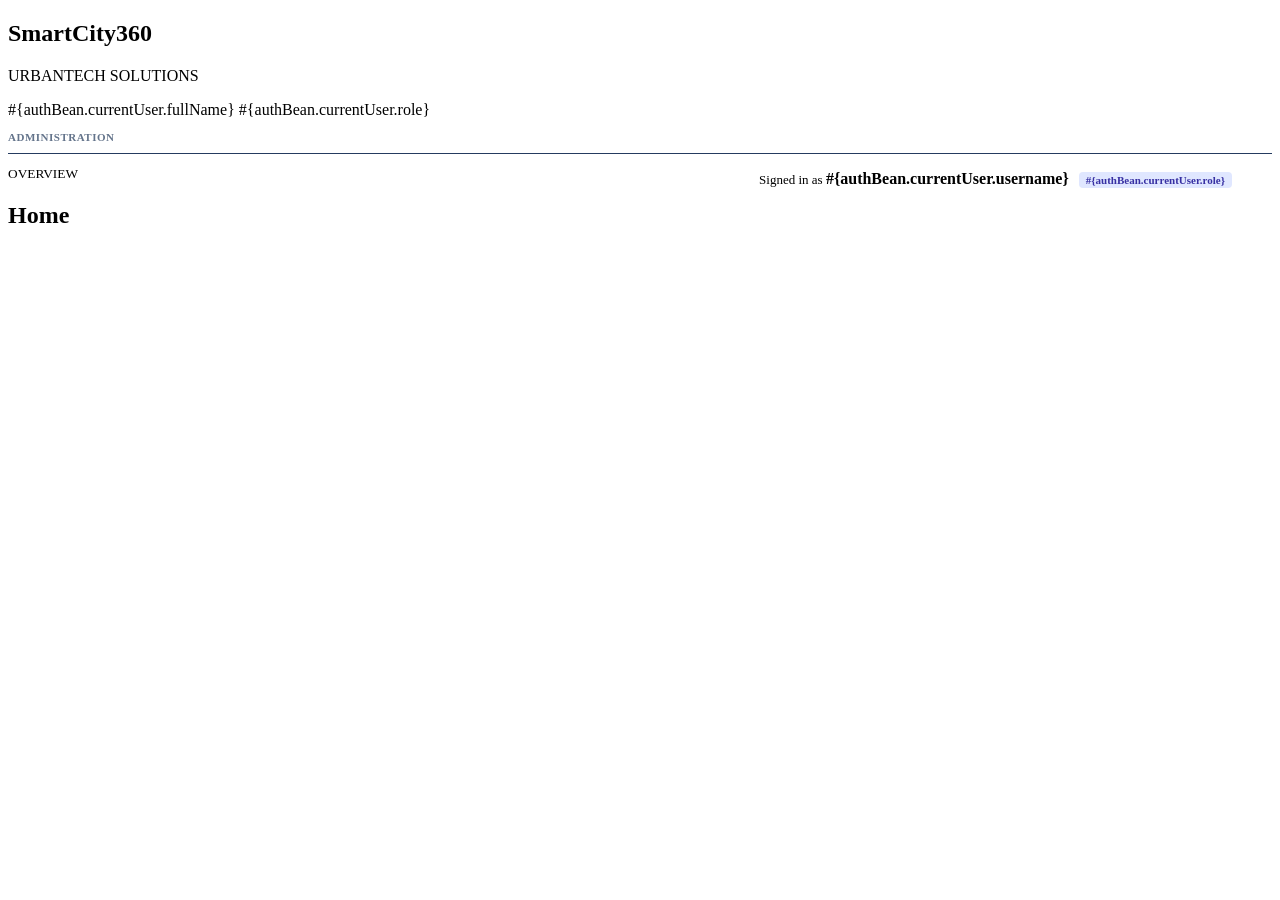
<file: smartcity-web/src/main/webapp/WEB-INF/templates/layout.html>
<!DOCTYPE html>
<html xmlns="http://www.w3.org/1999/xhtml"
      xmlns:h="jakarta.faces.html"
      xmlns:ui="jakarta.faces.facelets">
<h:head>
    <meta charset="UTF-8"/>
    <meta name="viewport" content="width=device-width, initial-scale=1"/>
    <title>SmartCity360 | <ui:insert name="title">Home</ui:insert></title>
    <h:outputStylesheet library="css" name="style.css"/>
</h:head>
<h:body>
    <div class="layout">
        <aside>
            <h1>SmartCity<span>360</span></h1>
            <p>URBANTECH SOLUTIONS</p>

            <h:panelGroup rendered="#{authBean.loggedIn}" layout="block" styleClass="user-profile-box">
                <span class="user-name">#{authBean.currentUser.fullName}</span>
                <span class="user-role">#{authBean.currentUser.role}</span>
                <h:form style="margin: 0;">
                    <h:commandButton action="#{authBean.signOut}" value="Sign Out" styleClass="btn-signout"/>
                </h:form>
            </h:panelGroup>

            <nav>
                <h:link outcome="dashboard" value="Dashboard"/>
                <h:link outcome="complaints" value="Complaints"/>

                <!-- Administrative Modules: Visible to Officer and Administrator accounts only -->
                <h:panelGroup rendered="#{authBean.staffOrAdmin}">
                    <div style="font-size: 11px; text-transform: uppercase; color: #64748b; margin: 12px 0 6px 0; font-weight: 700; letter-spacing: 0.5px;">Administration</div>
                    <h:link outcome="zones" value="City Zones"/>
                    <h:link outcome="energy" value="Energy"/>
                    <h:link outcome="streetlights" value="Streetlights"/>
                    <h:link outcome="policies" value="Policies"/>
                </h:panelGroup>

                <h:panelGroup rendered="#{!authBean.loggedIn}">
                    <hr style="border: 0; border-top: 1px solid #253b60; margin: 10px 0;"/>
                    <h:link outcome="signin" value="Sign In"/>
                    <h:link outcome="signup" value="Sign Up"/>
                </h:panelGroup>
            </nav>
        </aside>
        <main>
            <header style="display: flex; justify-content: space-between; align-items: flex-start;">
                <div>
                    <small><ui:insert name="eyebrow">OVERVIEW</ui:insert></small>
                    <h2><ui:insert name="title">Home</ui:insert></h2>
                </div>
                <div style="text-align: right; margin-top: 6px;">
                    <h:panelGroup rendered="#{authBean.loggedIn}">
                        <span style="font-size: 13px; color: var(--muted);">Signed in as </span>
                        <strong style="color: var(--navy);">#{authBean.currentUser.username}</strong>
                        <span style="margin-left: 6px; font-size: 11px; padding: 2px 7px; border-radius: 4px; background: #e0e7ff; color: #3730a3; font-weight: 600;">#{authBean.currentUser.role}</span>
                    </h:panelGroup>
                    <h:panelGroup rendered="#{!authBean.loggedIn}">
                        <h:link outcome="signin" value="Sign In" style="font-size: 14px; color: var(--blue); text-decoration: none; font-weight: 600; margin-right: 12px;"/>
                        <h:link outcome="signup" value="Sign Up" style="font-size: 14px; color: #fff; background: var(--blue); padding: 7px 14px; border-radius: 6px; text-decoration: none; font-weight: 600;"/>
                    </h:panelGroup>
                </div>
            </header>
            <ui:insert name="content"/>
        </main>
    </div>
</h:body>
</html>
</file>
